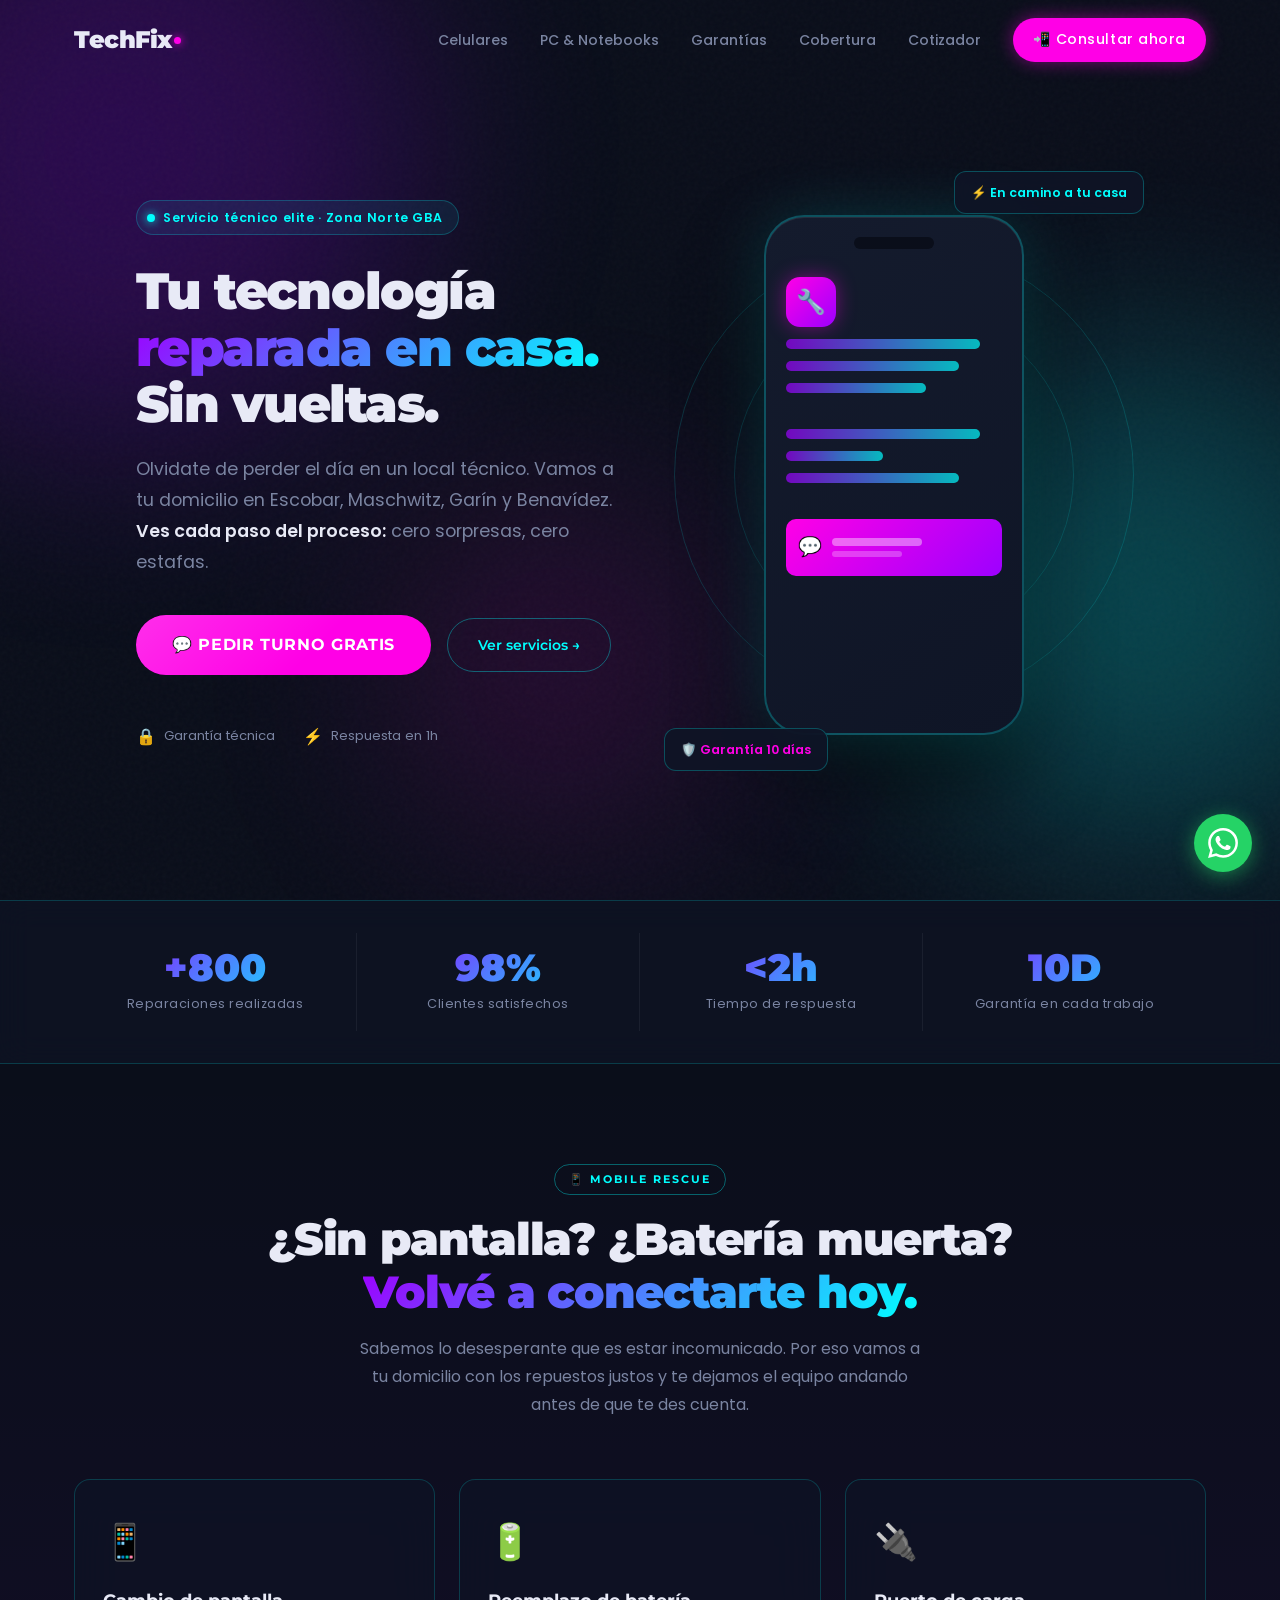
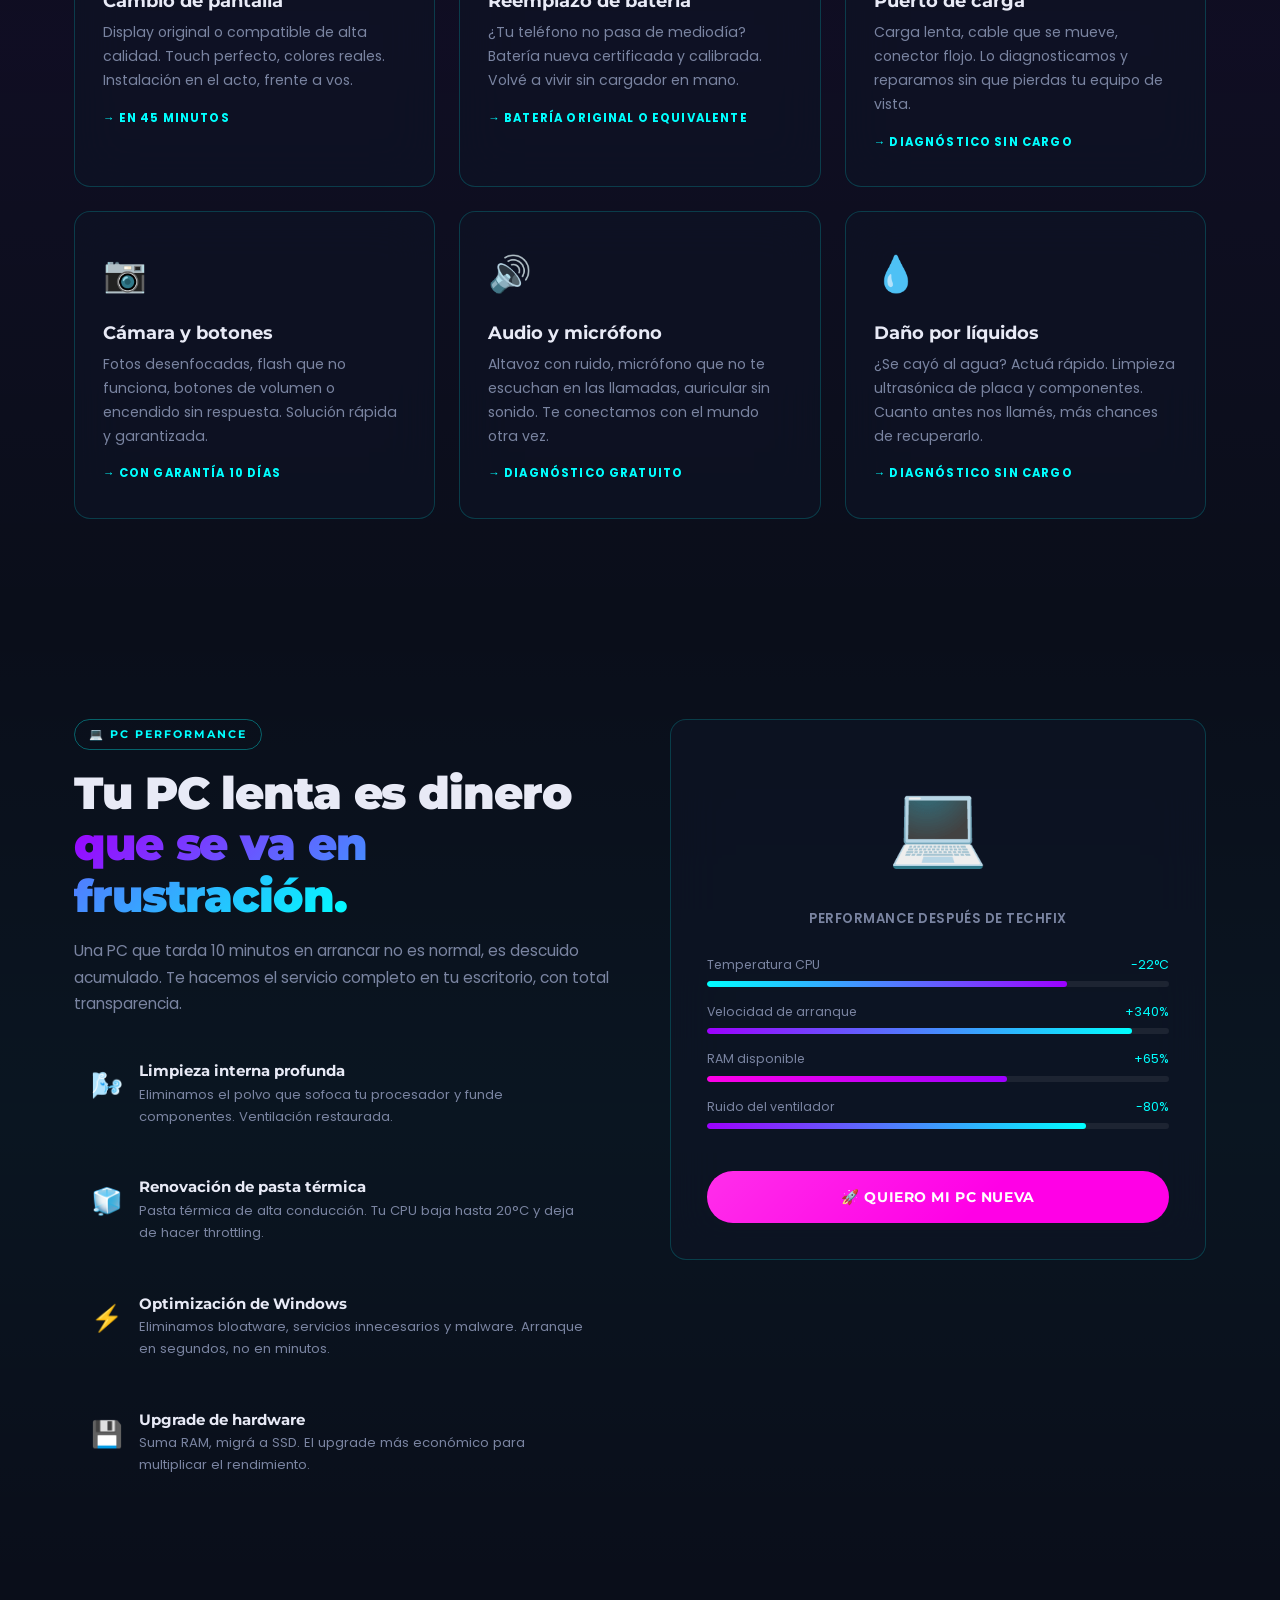
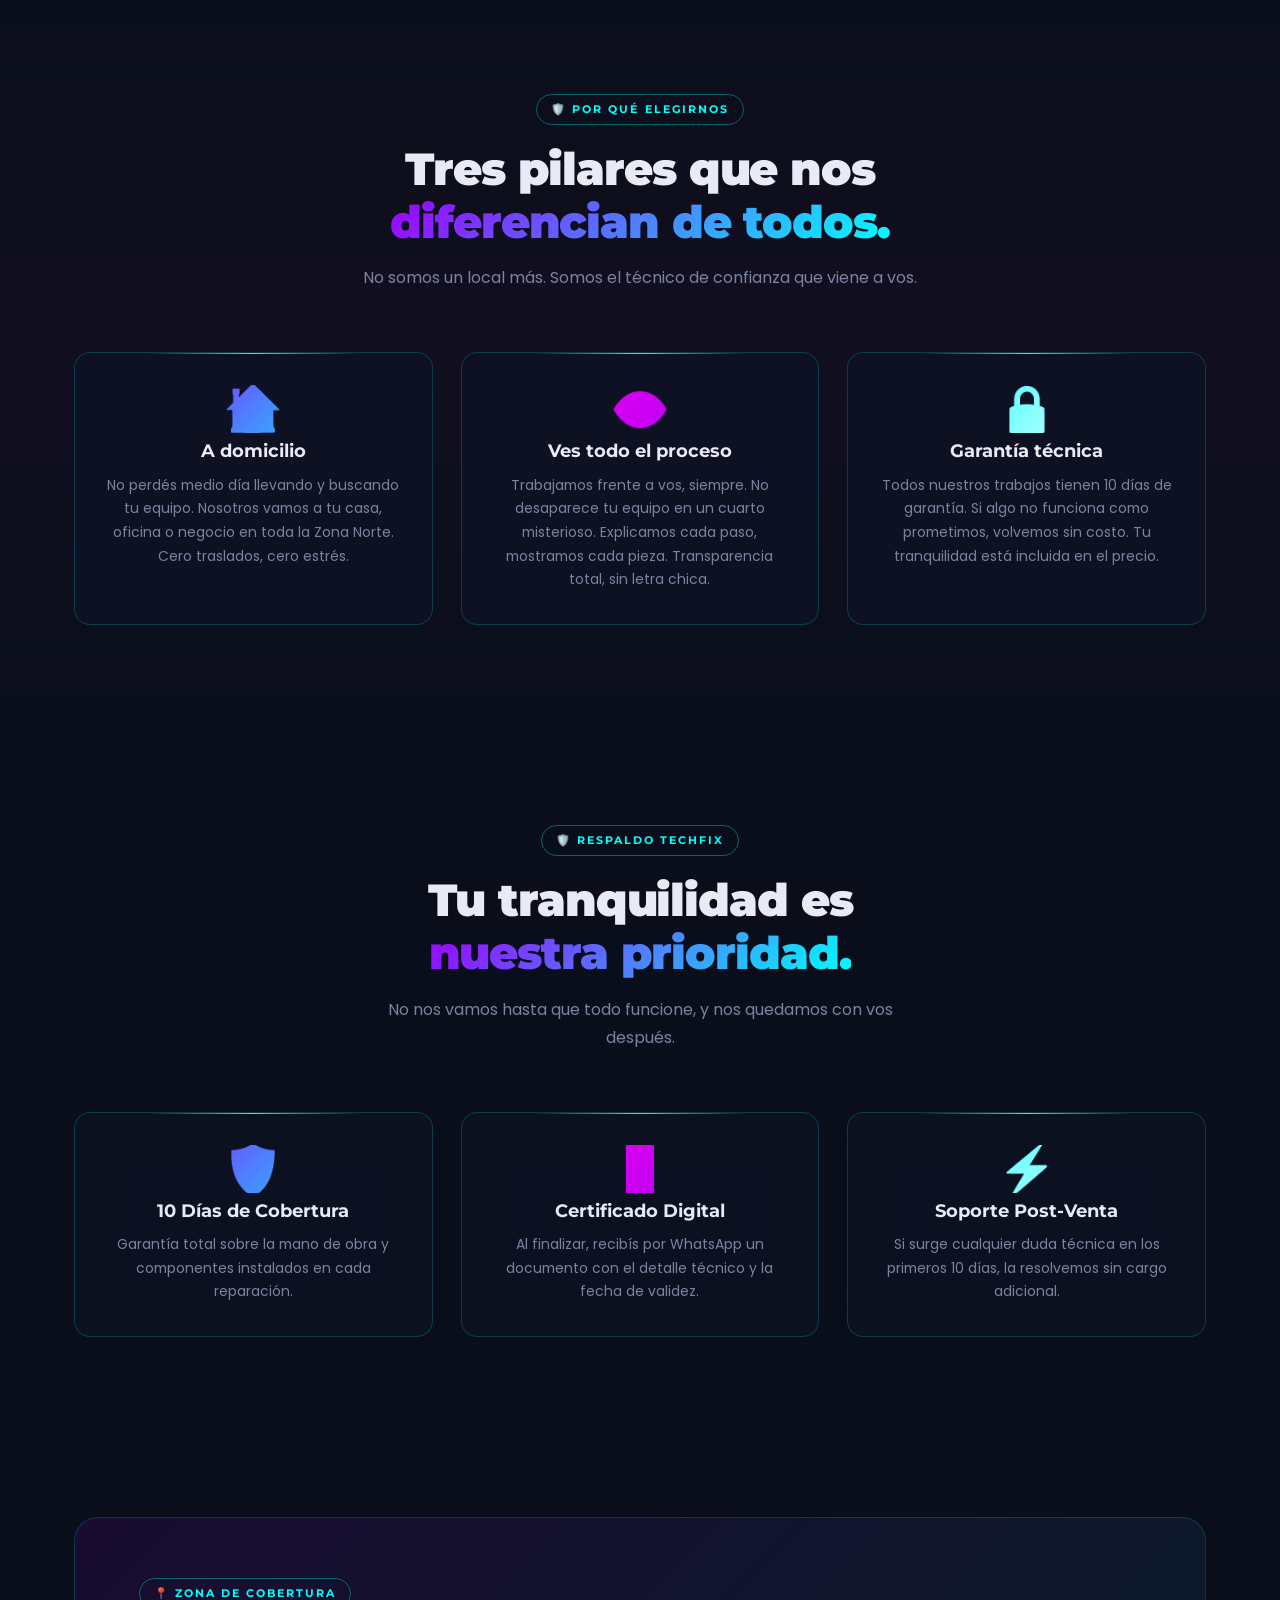
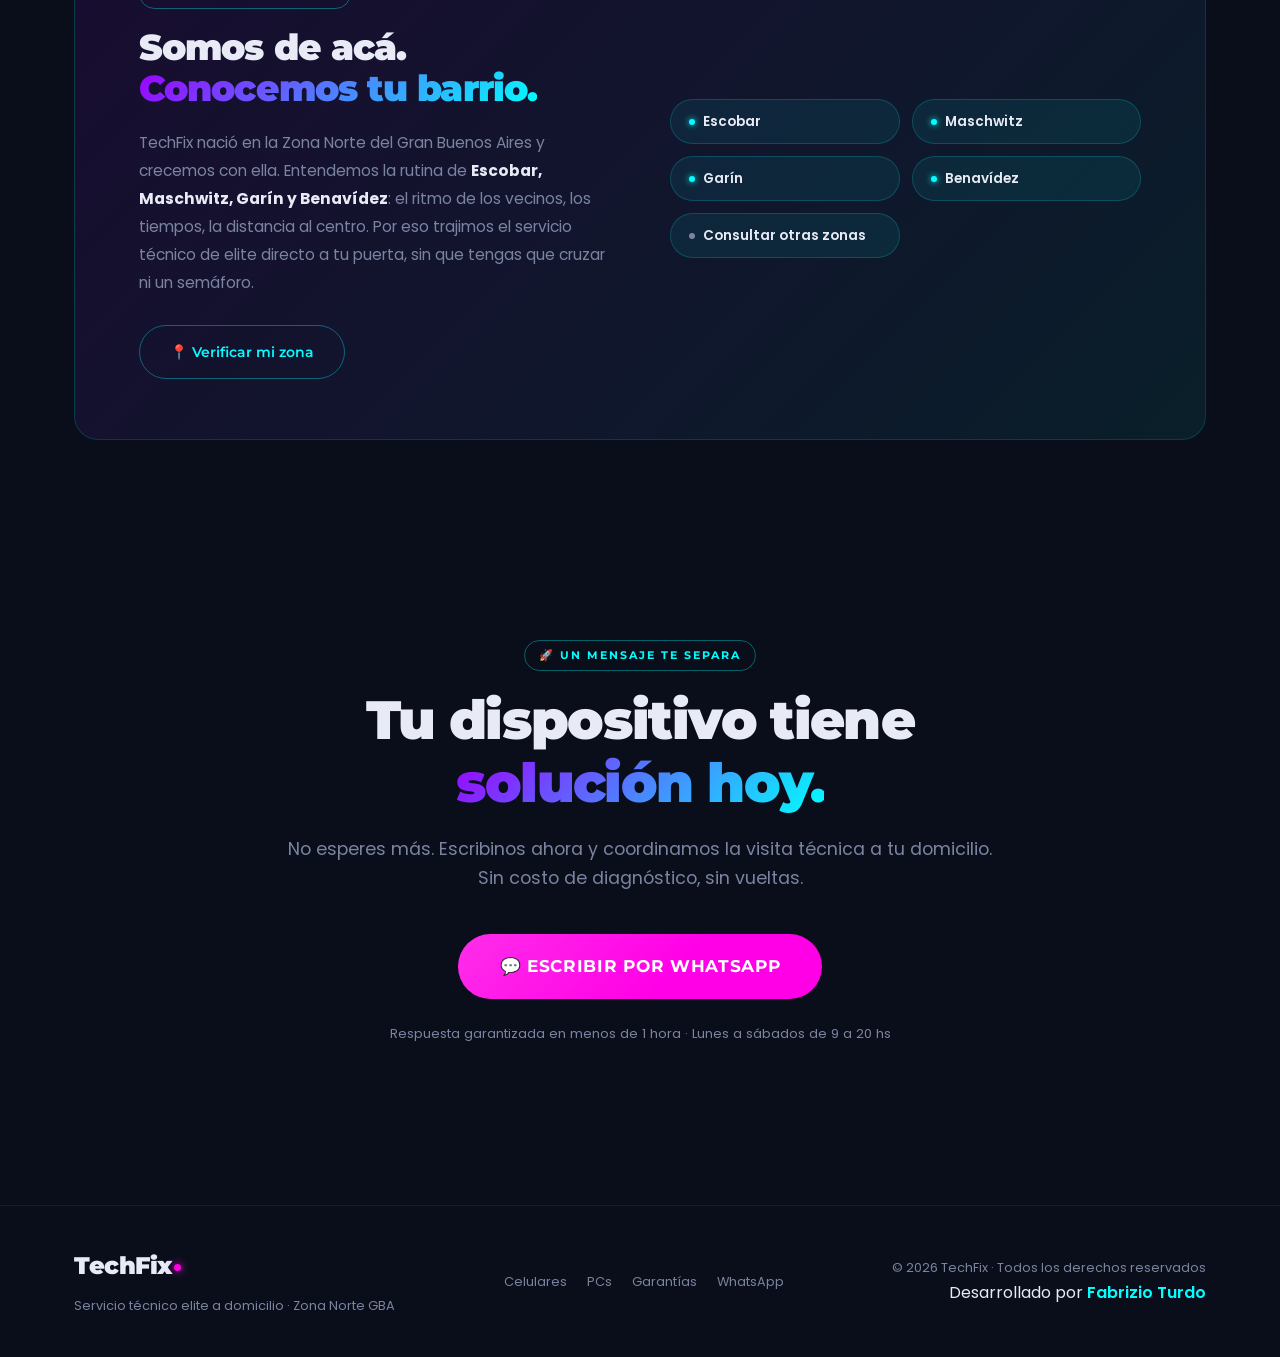
<file: index.html>
<!DOCTYPE html>
<html lang="es">

<head>
  <meta charset="UTF-8" />
  <meta name="viewport" content="width=device-width, initial-scale=1.0" />
  <meta name="description"
    content="TechFix – Servicio técnico de elite a domicilio en Escobar, Maschwitz, Garín y Benavídez. Reparación de celulares, PCs y notebooks. Transparencia total: ves cada paso." />
  <title>TechFix | Servicio Técnico Elite a Domicilio – Zona Norte</title>

  <link rel="icon" type="image/png" sizes="32x32" href="/src/favicon.png">
  <link rel="apple-touch-icon" sizes="180x180" href="/src/favicon.png">
  <!-- Google Fonts -->
  <link rel="preconnect" href="https://fonts.googleapis.com" />
  <link rel="preconnect" href="https://fonts.gstatic.com" crossorigin />
  <link
    href="https://fonts.googleapis.com/css2?family=Montserrat:wght@400;600;700;900&family=Poppins:wght@300;400;500;600&display=swap"
    rel="stylesheet" />
  <link rel="stylesheet" href="style.css">

  <!-- Google tag (gtag.js) -->
  <script async src="https://www.googletagmanager.com/gtag/js?id=G-TWJHF31FN3"></script>
  <script>
    window.dataLayer = window.dataLayer || [];
    function gtag() { dataLayer.push(arguments); }
    gtag('js', new Date());

    gtag('config', 'G-TWJHF31FN3');
    gtag('config', 'AW-17977445912');
  </script>
</head>

<body>

  <!-- ░░░ FONDO ░░░ -->
  <div class="bg-blobs" aria-hidden="true">
    <div class="blob blob-1"></div>
    <div class="blob blob-2"></div>
    <div class="blob blob-3"></div>
  </div>

  <!-- ░░░ HEADER ░░░ -->
  <header id="main-header">
    <div class="container">
      <nav aria-label="Navegación principal">
        <div class="logo">
          <span>Tech</span><span>Fix</span><span class="logo-dot" aria-hidden="true"></span>
        </div>

        <ul class="nav-links" role="list">
          <li><a href="#mobile-rescue">Celulares</a></li>
          <li><a href="#pc-performance">PC &amp; Notebooks</a></li>
          <li><a href="#trust">Garantías</a></li>
          <li><a href="#geo">Cobertura</a></li>
          <li><a href="./cotizador.html">Cotizador</a></li>
          <li>
            <a href="#cta-final" class="nav-cta" id="nav-wa-btn">
              📲 Consultar ahora
            </a>
          </li>
        </ul>

        <button class="hamburger" id="hamburger-btn" aria-label="Abrir menú" aria-expanded="false">
          <span></span><span></span><span></span>
        </button>
      </nav>
    </div>

    <!-- Menú mobile -->
    <div class="mobile-menu" id="mobile-menu" role="menu">
      <a href="#mobile-rescue" role="menuitem">📱 Celulares</a>
      <a href="#pc-performance" role="menuitem">💻 PC &amp; Notebooks</a>
      <a href="#trust" role="menuitem">🔒 Garantías</a>
      <a href="#geo" role="menuitem">📍 Cobertura</a>
      <a href="./cotizador.html">💰 Cotizador</a>

      <a href="https://wa.me/5491154922800?text=Hola%20TechFix%2C%20necesito%20un%20servicio%20técnico%20a%20domicilio."
        target="_blank" rel="noopener" class="btn-techfix" role="menuitem" style="text-align:center;margin-top:8px;">
        💬 WhatsApp Directo
      </a>
    </div>
  </header>

  <!-- ░░░ MAIN ░░░ -->
  <main>

    <!-- ── HERO ── -->
    <section id="hero" aria-labelledby="hero-heading">
      <div class="container">
        <div class="hero-inner">

          <!-- Contenido -->
          <div class="hero-content">
            <div class="hero-badge" role="text">
              <span class="hero-badge-dot" aria-hidden="true"></span>
              Servicio técnico elite · Zona Norte GBA
            </div>

            <h1 id="hero-heading" class="hero-title">
              Tu tecnología<br />
              <span class="gradient-text">reparada en casa.</span><br />
              Sin vueltas.
            </h1>

            <p class="hero-subtitle">
              Olvidate de perder el día en un local técnico.
              Vamos a tu domicilio en Escobar, Maschwitz, Garín y Benavídez.
              <strong>Ves cada paso del proceso:</strong> cero sorpresas, cero estafas.
            </p>

            <div class="hero-ctas">
              <a href="https://wa.me/5491154922800?text=Hola%20TechFix%2C%20necesito%20un%20servicio%20técnico%20a%20domicilio."
                target="_blank" rel="noopener" class="btn-techfix" id="hero-cta-primary">
                💬 Pedir turno gratis
              </a>
              <a href="#mobile-rescue" class="btn-secondary">
                Ver servicios →
              </a>
            </div>

            <div class="hero-trust">
              <div class="trust-item"><span class="trust-icon">🔒</span> Garantía técnica</div>
              <div class="trust-item"><span class="trust-icon">⚡</span> Respuesta en 1h</div>
            </div>
          </div>

          <!-- Visual -->
          <div class="hero-visual" aria-hidden="true">
            <div class="glow-ring ring-1"></div>
            <div class="glow-ring ring-2"></div>

            <div class="phone-mockup">
              <div class="phone-screen-content">
                <div class="phone-icon-area">🔧</div>
                <div class="phone-bar long"></div>
                <div class="phone-bar medium"></div>
                <div class="phone-bar short"></div>
                <div style="height:12px;"></div>
                <div class="phone-bar long"></div>
                <div class="phone-bar tiny"></div>
                <div class="phone-bar medium"></div>
                <div style="height:12px;"></div>
                <div
                  style="background:linear-gradient(135deg,var(--magenta),var(--violet));border-radius:10px;padding:12px;display:flex;align-items:center;gap:10px;">
                  <span style="font-size:1.2rem;">💬</span>
                  <div>
                    <div
                      style="height:8px;width:90px;background:rgba(255,255,255,0.4);border-radius:4px;margin-bottom:5px;">
                    </div>
                    <div style="height:6px;width:70px;background:rgba(255,255,255,0.25);border-radius:4px;"></div>
                  </div>
                </div>
              </div>
            </div>

            <div class="floating-badge fb-top">⚡ En camino a tu casa</div>
            <div class="floating-badge fb-bot">🛡️ Garantía 10 días</div>
          </div>

        </div>
      </div>
    </section>

    <!-- ── STATS ── -->
    <section id="stats" aria-label="Estadísticas de TechFix">
      <div class="stats-bar">
        <div class="container">
          <div class="stats-grid">
            <div class="stat-item reveal">
              <div class="stat-num gradient-text">+800</div>
              <div class="stat-label">Reparaciones realizadas</div>
            </div>
            <div class="stat-item reveal reveal-delay-1">
              <div class="stat-num gradient-text">98%</div>
              <div class="stat-label">Clientes satisfechos</div>
            </div>
            <div class="stat-item reveal reveal-delay-2">
              <div class="stat-num gradient-text">&lt;2h</div>
              <div class="stat-label">Tiempo de respuesta</div>
            </div>
            <div class="stat-item reveal reveal-delay-3">
              <div class="stat-num gradient-text">10D</div>
              <div class="stat-label">Garantía en cada trabajo</div>
            </div>
          </div>
        </div>
      </div>
    </section>

    <!-- ── MOBILE RESCUE ── -->
    <section id="mobile-rescue" aria-labelledby="mobile-heading">
      <div class="container">
        <header class="section-header reveal">
          <span class="section-tag">📱 Mobile Rescue</span>
          <h2 id="mobile-heading">
            ¿Sin pantalla? ¿Batería muerta?<br />
            <span class="gradient-text">Volvé a conectarte hoy.</span>
          </h2>
          <p>Sabemos lo desesperante que es estar incomunicado. Por eso vamos a tu domicilio con los repuestos justos y
            te dejamos el equipo andando antes de que te des cuenta.</p>
        </header>

        <div class="services-grid">
          <article class="card-tech service-card reveal reveal-delay-1">
            <span class="service-icon">📱</span>
            <h3>Cambio de pantalla</h3>
            <p>Display original o compatible de alta calidad. Touch perfecto, colores reales. Instalación en el acto,
              frente a vos.</p>
            <span class="service-tag">→ En 45 minutos</span>
          </article>

          <article class="card-tech service-card reveal reveal-delay-2">
            <span class="service-icon">🔋</span>
            <h3>Reemplazo de batería</h3>
            <p>¿Tu teléfono no pasa de mediodía? Batería nueva certificada y calibrada. Volvé a vivir sin cargador en
              mano.</p>
            <span class="service-tag">→ Batería original o equivalente</span>
          </article>

          <article class="card-tech service-card reveal reveal-delay-3">
            <span class="service-icon">🔌</span>
            <h3>Puerto de carga</h3>
            <p>Carga lenta, cable que se mueve, conector flojo. Lo diagnosticamos y reparamos sin que pierdas tu equipo
              de vista.</p>
            <span class="service-tag">→ Diagnóstico sin cargo</span>
          </article>

          <article class="card-tech service-card reveal reveal-delay-1">
            <span class="service-icon">📷</span>
            <h3>Cámara y botones</h3>
            <p>Fotos desenfocadas, flash que no funciona, botones de volumen o encendido sin respuesta. Solución rápida
              y garantizada.</p>
            <span class="service-tag">→ Con garantía 10 días</span>
          </article>

          <article class="card-tech service-card reveal reveal-delay-2">
            <span class="service-icon">🔊</span>
            <h3>Audio y micrófono</h3>
            <p>Altavoz con ruido, micrófono que no te escuchan en las llamadas, auricular sin sonido. Te conectamos con
              el mundo otra vez.</p>
            <span class="service-tag">→ Diagnóstico gratuito</span>
          </article>

          <article class="card-tech service-card reveal reveal-delay-3">
            <span class="service-icon">💧</span>
            <h3>Daño por líquidos</h3>
            <p>¿Se cayó al agua? Actuá rápido. Limpieza ultrasónica de placa y componentes. Cuanto antes nos llamés, más
              chances de recuperarlo.</p>
            <span class="service-tag">→ Diagnóstico sin cargo</span>
          </article>
        </div>
      </div>
    </section>

    <!-- ── PC PERFORMANCE ── -->
    <section id="pc-performance" aria-labelledby="pc-heading">
      <div class="container">
        <div class="pc-inner">
          <!-- Texto -->
          <div>
            <span class="section-tag reveal">💻 PC Performance</span>
            <h2 id="pc-heading" class="reveal"
              style="font-size:clamp(1.8rem,3.5vw,2.8rem);font-weight:900;letter-spacing:-0.025em;margin-bottom:16px;">
              Tu PC lenta es dinero<br />
              <span class="gradient-text">que se va en frustración.</span>
            </h2>
            <p class="reveal" style="color:var(--muted);font-size:0.97rem;margin-bottom:8px;">
              Una PC que tarda 10 minutos en arrancar no es normal, es descuido acumulado.
              Te hacemos el servicio completo en tu escritorio, con total transparencia.
            </p>

            <div class="pc-list">
              <div class="pc-item reveal reveal-delay-1">
                <span class="pc-item-icon">🌬️</span>
                <div class="pc-item-text">
                  <h4>Limpieza interna profunda</h4>
                  <p>Eliminamos el polvo que sofoca tu procesador y funde componentes. Ventilación restaurada.</p>
                </div>
              </div>
              <div class="pc-item reveal reveal-delay-2">
                <span class="pc-item-icon">🧊</span>
                <div class="pc-item-text">
                  <h4>Renovación de pasta térmica</h4>
                  <p>Pasta térmica de alta conducción. Tu CPU baja hasta 20°C y deja de hacer throttling.</p>
                </div>
              </div>
              <div class="pc-item reveal reveal-delay-3">
                <span class="pc-item-icon">⚡</span>
                <div class="pc-item-text">
                  <h4>Optimización de Windows</h4>
                  <p>Eliminamos bloatware, servicios innecesarios y malware. Arranque en segundos, no en minutos.</p>
                </div>
              </div>
              <div class="pc-item reveal reveal-delay-4">
                <span class="pc-item-icon">💾</span>
                <div class="pc-item-text">
                  <h4>Upgrade de hardware</h4>
                  <p>Suma RAM, migrá a SSD. El upgrade más económico para multiplicar el rendimiento.</p>
                </div>
              </div>
            </div>
          </div>

          <!-- Visual -->
          <div class="pc-visual reveal reveal-delay-2">
            <div class="card-tech pc-card-main">
              <span class="pc-emoji">💻</span>
              <p
                style="font-size:0.82rem;color:var(--muted);margin-bottom:24px;letter-spacing:0.04em;text-transform:uppercase;font-weight:600;">
                Performance después de TechFix</p>

              <div class="progress-item">
                <div class="progress-label"><span>Temperatura CPU</span><span style="color:var(--cyan)">-22°C</span>
                </div>
                <div class="progress-bar">
                  <div class="progress-fill"
                    style="width:78%;background:linear-gradient(90deg,var(--cyan),var(--violet));"></div>
                </div>
              </div>
              <div class="progress-item">
                <div class="progress-label"><span>Velocidad de arranque</span><span
                    style="color:var(--cyan)">+340%</span></div>
                <div class="progress-bar">
                  <div class="progress-fill" style="width:92%;"></div>
                </div>
              </div>
              <div class="progress-item">
                <div class="progress-label"><span>RAM disponible</span><span style="color:var(--cyan)">+65%</span></div>
                <div class="progress-bar">
                  <div class="progress-fill"
                    style="width:65%;background:linear-gradient(90deg,var(--magenta),var(--violet));"></div>
                </div>
              </div>
              <div class="progress-item">
                <div class="progress-label"><span>Ruido del ventilador</span><span style="color:var(--cyan)">-80%</span>
                </div>
                <div class="progress-bar">
                  <div class="progress-fill"
                    style="width:82%;background:linear-gradient(90deg,var(--violet),var(--cyan));"></div>
                </div>
              </div>

              <a href="https://wa.me/5491154922800?text=Hola%20TechFix%2C%20quiero%20optimizar%20mi%20PC."
                target="_blank" rel="noopener" class="btn-techfix"
                style="margin-top:28px;font-size:0.9rem;padding:14px 28px;width:100%;justify-content:center;">
                🚀 Quiero mi PC nueva
              </a>
            </div>
          </div>
        </div>
      </div>
    </section>

    <!-- ── CONFIANZA ── -->
    <section id="trust" aria-labelledby="trust-heading">
      <div class="container">
        <header class="section-header reveal">
          <span class="section-tag">🛡️ Por qué elegirnos</span>
          <h2 id="trust-heading">Tres pilares que nos<br /><span class="gradient-text">diferencian de todos.</span></h2>
          <p>No somos un local más. Somos el técnico de confianza que viene a vos.</p>
        </header>

        <div class="trust-grid">
          <article class="card-tech trust-card reveal reveal-delay-1">
            <div class="trust-num gradient-text">🏠</div>
            <h3>A domicilio</h3>
            <p>No perdés medio día llevando y buscando tu equipo. Nosotros vamos a tu casa, oficina o negocio en toda la
              Zona Norte. Cero traslados, cero estrés.</p>
          </article>

          <article class="card-tech trust-card reveal reveal-delay-2">
            <div class="trust-num"
              style="background:linear-gradient(135deg,var(--magenta),var(--violet));-webkit-background-clip:text;-webkit-text-fill-color:transparent;background-clip:text;font-family:var(--font-head);font-size:3rem;font-weight:900;">
              👁️</div>
            <h3>Ves todo el proceso</h3>
            <p>Trabajamos frente a vos, siempre. No desaparece tu equipo en un cuarto misterioso. Explicamos cada paso,
              mostramos cada pieza. Transparencia total, sin letra chica.</p>
          </article>

          <article class="card-tech trust-card reveal reveal-delay-3">
            <div class="trust-num"
              style="background:linear-gradient(135deg,var(--cyan),#fff);-webkit-background-clip:text;-webkit-text-fill-color:transparent;background-clip:text;font-family:var(--font-head);font-size:3rem;font-weight:900;">
              🔒</div>
            <h3>Garantía técnica</h3>
            <p>Todos nuestros trabajos tienen 10 días de garantía. Si algo no funciona como prometimos, volvemos sin
              costo. Tu tranquilidad está incluida en el precio.</p>
          </article>
        </div>
      </div>
    </section>
    <!-- Garantia  -->
    <section id="warranty" aria-labelledby="warranty-heading">
      <div class="container">
        <header class="section-header reveal">
          <span class="section-tag">🛡️ Respaldo TechFix</span>
          <h2 id="warranty-heading">Tu tranquilidad es<br /><span class="gradient-text">nuestra prioridad.</span></h2>
          <p>No nos vamos hasta que todo funcione, y nos quedamos con vos después.</p>
        </header>

        <div class="trust-grid">
          <article class="card-tech trust-card reveal reveal-delay-1">
            <div class="trust-num gradient-text">🛡️</div>
            <h3>10 Días de Cobertura</h3>
            <p>Garantía total sobre la mano de obra y componentes instalados en cada reparación.</p>
          </article>

          <article class="card-tech trust-card reveal reveal-delay-2">
            <div class="trust-num"
              style="background:linear-gradient(135deg,var(--magenta),var(--violet));-webkit-background-clip:text;-webkit-text-fill-color:transparent;background-clip:text;font-family:var(--font-head);font-size:3rem;font-weight:900;">
              📱</div>
            <h3>Certificado Digital</h3>
            <p>Al finalizar, recibís por WhatsApp un documento con el detalle técnico y la fecha de validez.</p>
          </article>

          <article class="card-tech trust-card reveal reveal-delay-3">
            <div class="trust-num"
              style="background:linear-gradient(135deg,var(--cyan),#fff);-webkit-background-clip:text;-webkit-text-fill-color:transparent;background-clip:text;font-family:var(--font-head);font-size:3rem;font-weight:900;">
              ⚡</div>
            <h3>Soporte Post-Venta</h3>
            <p>Si surge cualquier duda técnica en los primeros 10 días, la resolvemos sin cargo adicional.</p>
          </article>
        </div>
      </div>
    </section>

    <!-- ── GEO ── -->
    <section id="geo" aria-labelledby="geo-heading">
      <div class="container">
        <div class="geo-inner reveal">
          <div class="geo-text">
            <span class="section-tag">📍 Zona de cobertura</span>
            <h2 id="geo-heading">
              Somos de acá.<br />
              <span class="gradient-text">Conocemos tu barrio.</span>
            </h2>
            <p>
              TechFix nació en la Zona Norte del Gran Buenos Aires y crecemos con ella.
              Entendemos la rutina de <strong style="color:var(--white)">Escobar, Maschwitz, Garín y Benavídez</strong>:
              el ritmo de los vecinos, los tiempos, la distancia al centro.
              Por eso trajimos el servicio técnico de elite directo a tu puerta,
              sin que tengas que cruzar ni un semáforo.
            </p>
            <a href="https://wa.me/5491154922800?text=Hola%20TechFix%2C%20consulto%20si%20llegan%20a%20mi%20zona."
              target="_blank" rel="noopener" class="btn-secondary">
              📍 Verificar mi zona
            </a>
          </div>

          <div class="geo-zones">
            <div class="zone-pill"><span class="dot"></span> Escobar</div>
            <div class="zone-pill"><span class="dot"></span> Maschwitz</div>
            <div class="zone-pill"><span class="dot"></span> Garín</div>
            <div class="zone-pill"><span class="dot"></span> Benavídez</div>
            <div class="zone-pill"><span class="dot" style="background:var(--muted);box-shadow:none;"></span> Consultar
              otras zonas</div>
          </div>
        </div>
      </div>
    </section>



    <!-- ── CTA FINAL ── -->
    <section id="cta-final" aria-labelledby="cta-heading">
      <div class="container">
        <div class="cta-inner reveal">
          <span class="section-tag">🚀 Un mensaje te separa</span>
          <h2 id="cta-heading">
            Tu dispositivo tiene<br />
            <span class="gradient-text">solución hoy.</span>
          </h2>
          <p>No esperes más. Escribinos ahora y coordinamos la visita técnica a tu domicilio. Sin costo de diagnóstico,
            sin vueltas.</p>


          <div style="display:flex;gap:16px;justify-content:center;flex-wrap:wrap;">
            <a href="https://wa.me/5491154922800?text=Hola%20TechFix%2C%20necesito%20servicio%20técnico%20a%20domicilio.%20¿Cuándo%20pueden%20venir%3F"
              target="_blank" rel="noopener" class="btn-techfix" style="font-size:1.05rem;padding:18px 42px;">
              💬 Escribir por WhatsApp
            </a>
          </div>

          <p style="margin-top:24px;font-size:0.82rem;color:var(--muted);">
            Respuesta garantizada en menos de 1 hora · Lunes a sábados de 9 a 20 hs
          </p>
        </div>
      </div>
    </section>

  </main><!-- /main -->

  <!-- ░░░ FOOTER ░░░ -->
  <footer id="site-footer" role="contentinfo">
    <div class="container">
      <div class="footer-inner">
        <div>
          <div class="logo" style="margin-bottom:8px;">
            <span>Tech</span><span>Fix</span><span class="logo-dot"></span>
          </div>
          <p class="footer-copy">Servicio técnico elite a domicilio · Zona Norte GBA</p>
        </div>

        <nav class="footer-links" aria-label="Links del footer">
          <a href="#mobile-rescue">Celulares</a>
          <a href="#pc-performance">PCs</a>
          <a href="#trust">Garantías</a>
          <a href="https://wa.me/5491154922800" target="_blank" rel="noopener">WhatsApp</a>
        </nav>

        <div class="footer-credits">
          <p class="footer-copy">© 2026 TechFix · Todos los derechos reservados</p>
          <p class="footer-dev">
            Desarrollado por
            <a href="https://www.instagram.com/fabriiturdo/" target="_blank" rel="noopener" class="dev-link">
              Fabrizio Turdo
            </a>
          </p>
        </div>
      </div>
    </div>
  </footer>

  <!-- ░░░ BOTÓN FLOTANTE WHATSAPP ░░░ -->
  <a href="https://wa.me/5491154922800?text=Hola%20TechFix%2C%20necesito%20servicio%20técnico%20a%20domicilio."
    target="_blank" rel="noopener" class="wa-float" aria-label="Contactar por WhatsApp">
    <svg xmlns="http://www.w3.org/2000/svg" viewBox="0 0 24 24" aria-hidden="true">
      <path
        d="M17.472 14.382c-.297-.149-1.758-.867-2.03-.967-.273-.099-.471-.148-.67.15-.197.297-.767.966-.94 1.164-.173.199-.347.223-.644.075-.297-.15-1.255-.463-2.39-1.475-.883-.788-1.48-1.761-1.653-2.059-.173-.297-.018-.458.13-.606.134-.133.298-.347.446-.52.149-.174.198-.298.298-.497.099-.198.05-.371-.025-.52-.075-.149-.669-1.612-.916-2.207-.242-.579-.487-.5-.669-.51-.173-.008-.371-.01-.57-.01-.198 0-.52.074-.792.372-.272.297-1.04 1.016-1.04 2.479 0 1.462 1.065 2.875 1.213 3.074.149.198 2.096 3.2 5.077 4.487.709.306 1.262.489 1.694.625.712.227 1.36.195 1.871.118.571-.085 1.758-.719 2.006-1.413.248-.694.248-1.289.173-1.413-.074-.124-.272-.198-.57-.347m-5.421 7.403h-.004a9.87 9.87 0 01-5.031-1.378l-.361-.214-3.741.982.998-3.648-.235-.374a9.86 9.86 0 01-1.51-5.26c.001-5.45 4.436-9.884 9.888-9.884 2.64 0 5.122 1.03 6.988 2.898a9.825 9.825 0 012.893 6.994c-.003 5.45-4.437 9.884-9.885 9.884m8.413-18.297A11.815 11.815 0 0012.05 0C5.495 0 .16 5.335.157 11.892c0 2.096.547 4.142 1.588 5.945L.057 24l6.305-1.654a11.882 11.882 0 005.683 1.448h.005c6.554 0 11.89-5.335 11.893-11.893a11.821 11.821 0 00-3.48-8.413z" />
    </svg>
  </a>

  <script src="script.js"></script>
</body>

</html>
</file>
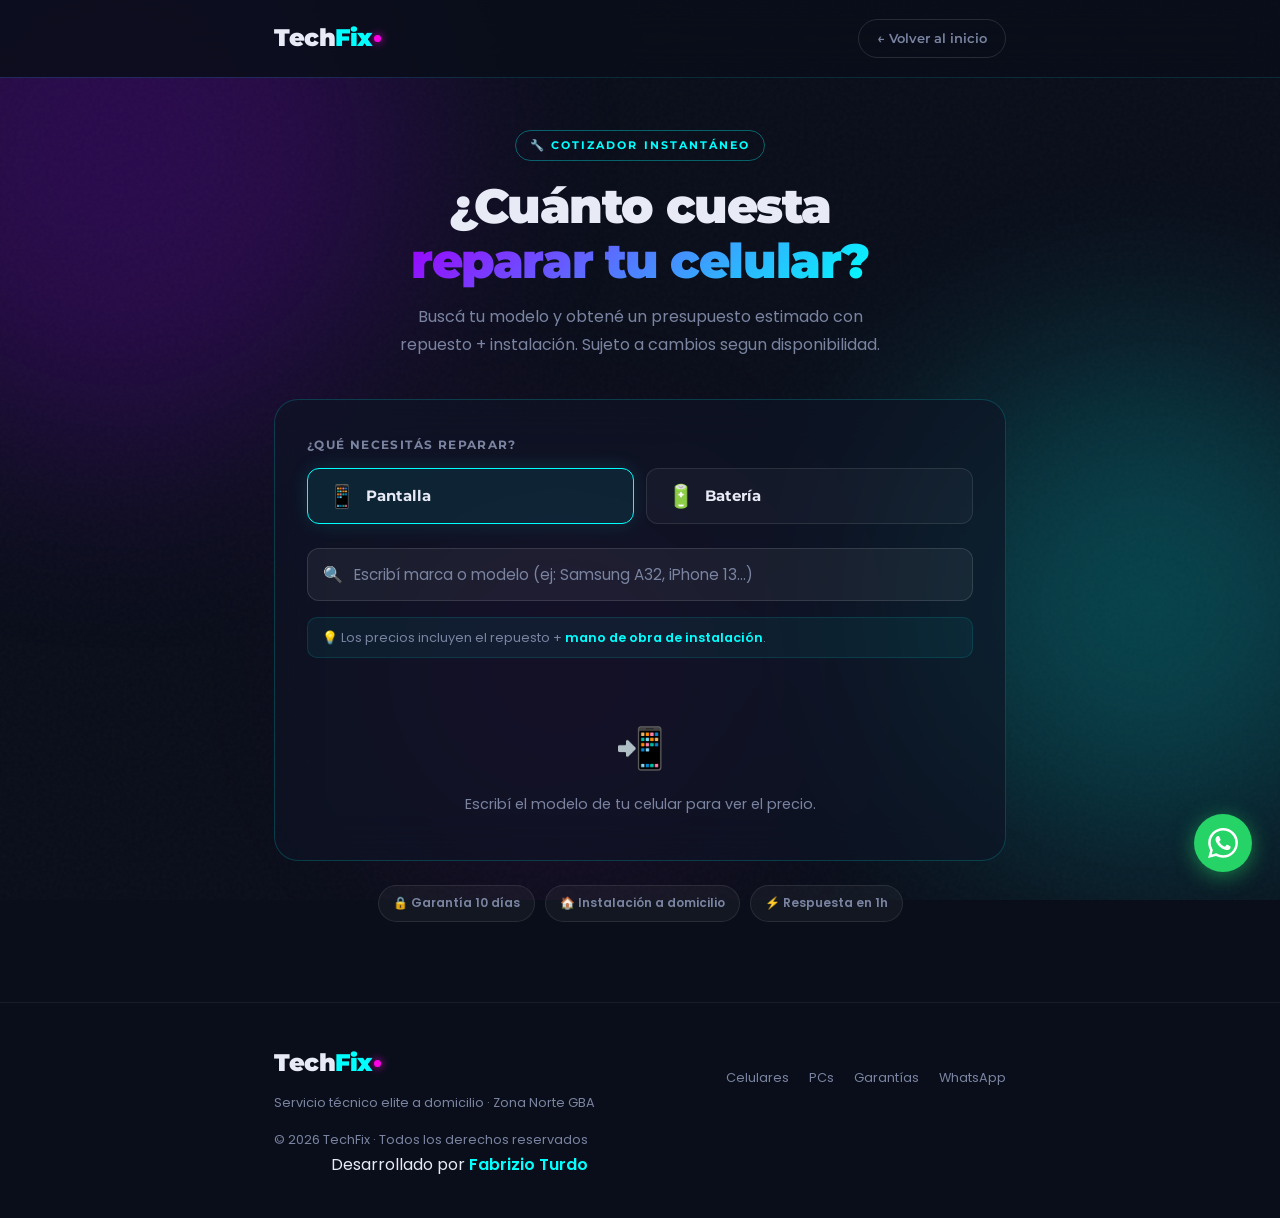
<file: cotizador.html>
<!DOCTYPE html>
<html lang="es">
<head>
  <meta charset="UTF-8" />
  <meta name="viewport" content="width=device-width, initial-scale=1.0" />
  <meta name="description" content="Cotizador de reparaciones TechFix – Consultá el precio de tu pantalla o batería al instante." />
  <title>Cotizador | TechFix – Servicio Técnico Elite</title>

  <link rel="icon" type="image/png" sizes="32x32" href="/src/favicon.png">
  <link rel="preconnect" href="https://fonts.googleapis.com" />
  <link rel="preconnect" href="https://fonts.gstatic.com" crossorigin />
  <link href="https://fonts.googleapis.com/css2?family=Montserrat:wght@400;600;700;900&family=Poppins:wght@300;400;500;600&display=swap" rel="stylesheet" />

  <!-- Google tag -->
  <script async src="https://www.googletagmanager.com/gtag/js?id=G-TWJHF31FN3"></script>
  <script>
    window.dataLayer = window.dataLayer || [];
    function gtag(){dataLayer.push(arguments);}
    gtag('js', new Date());
    gtag('config', 'G-TWJHF31FN3');
    gtag('config', 'AW-17977445912');
  </script>

  <link rel="stylesheet" href="cotizador.css" />
</head>
<body>

  <!-- Fondo -->
  <div class="bg-blobs" aria-hidden="true">
    <div class="blob blob-1"></div>
    <div class="blob blob-2"></div>
    <div class="blob blob-3"></div>
  </div>

  <!-- Header -->
  <header id="main-header">
    <div class="container">
      <nav aria-label="Navegación principal">
        <a href="index.html" class="logo" aria-label="TechFix – volver al inicio">
          <span>Tech</span><span>Fix</span><span class="logo-dot" aria-hidden="true"></span>
        </a>
        <a href="index.html" class="btn-back">← Volver al inicio</a>
      </nav>
    </div>
  </header>

  <!-- Main -->
  <main>
    <section id="cotizador-hero">
      <div class="container">

        <div class="page-header">
          <span class="section-tag">🔧 Cotizador instantáneo</span>
          <h1>¿Cuánto cuesta<br /><span class="gradient-text">reparar tu celular?</span></h1>
          <p>Buscá tu modelo y obtené un presupuesto estimado con repuesto + instalación. Sujeto a cambios segun disponibilidad.</p>
        </div>

        <!-- Widget -->
        <div class="repair-widget card-tech">

          <!-- Selector tipo -->
          <div class="widget-top">
            <label class="widget-label">¿Qué necesitás reparar?</label>
            <div class="type-selector" role="group" aria-label="Tipo de repuesto">
              <label class="type-option" id="tab-modulos">
                <input type="radio" name="tipoRepuesto" value="modulos" checked onchange="actualizarBusqueda()">
                <span class="type-icon">📱</span>
                <span class="type-text">Pantalla</span>
              </label>
              <label class="type-option" id="tab-baterias">
                <input type="radio" name="tipoRepuesto" value="baterias" onchange="actualizarBusqueda()">
                <span class="type-icon">🔋</span>
                <span class="type-text">Batería</span>
              </label>
            </div>
          </div>

          <!-- Buscador -->
          <div class="search-wrap">
            <span class="search-icon" aria-hidden="true">🔍</span>
            <input
              type="text"
              id="modelSearch"
              placeholder="Escribí marca o modelo (ej: Samsung A32, iPhone 13...)"
              autocomplete="off"
              onkeyup="actualizarBusqueda()"
              aria-label="Buscar modelo de celular"
            />
            <button class="clear-btn" id="clearBtn" onclick="limpiarBusqueda()" aria-label="Limpiar búsqueda" style="display:none">✕</button>
          </div>

          <!-- Nota mano de obra -->
          <p class="mdo-note" id="mdoNote">
            💡 Los precios incluyen el repuesto + <strong>mano de obra de instalación</strong>.
          </p>

          <!-- Resultados -->
          <div id="resultsList" class="results-container" role="list" aria-live="polite"></div>

          <!-- Estado vacío -->
          <div class="empty-state" id="emptyState">
            <span class="empty-icon">📲</span>
            <p>Escribí el modelo de tu celular para ver el precio.</p>
          </div>

        </div>

        <!-- Info pie de cotizador -->
        <div class="widget-footer-info">
          <div class="info-pill">🔒 Garantía 10 días</div>
          <div class="info-pill">🏠 Instalación a domicilio</div>
          <div class="info-pill">⚡ Respuesta en 1h</div>
        </div>

      </div>
    </section>
  </main>

  <!-- WhatsApp flotante -->
  <a href="https://wa.me/5491154922800?text=Hola%20TechFix%2C%20necesito%20servicio%20técnico%20a%20domicilio."
    target="_blank" rel="noopener" class="wa-float" aria-label="Contactar por WhatsApp">
    <svg xmlns="http://www.w3.org/2000/svg" viewBox="0 0 24 24" aria-hidden="true">
      <path d="M17.472 14.382c-.297-.149-1.758-.867-2.03-.967-.273-.099-.471-.148-.67.15-.197.297-.767.966-.94 1.164-.173.199-.347.223-.644.075-.297-.15-1.255-.463-2.39-1.475-.883-.788-1.48-1.761-1.653-2.059-.173-.297-.018-.458.13-.606.134-.133.298-.347.446-.52.149-.174.198-.298.298-.497.099-.198.05-.371-.025-.52-.075-.149-.669-1.612-.916-2.207-.242-.579-.487-.5-.669-.51-.173-.008-.371-.01-.57-.01-.198 0-.52.074-.792.372-.272.297-1.04 1.016-1.04 2.479 0 1.462 1.065 2.875 1.213 3.074.149.198 2.096 3.2 5.077 4.487.709.306 1.262.489 1.694.625.712.227 1.36.195 1.871.118.571-.085 1.758-.719 2.006-1.413.248-.694.248-1.289.173-1.413-.074-.124-.272-.198-.57-.347m-5.421 7.403h-.004a9.87 9.87 0 01-5.031-1.378l-.361-.214-3.741.982.998-3.648-.235-.374a9.86 9.86 0 01-1.51-5.26c.001-5.45 4.436-9.884 9.888-9.884 2.64 0 5.122 1.03 6.988 2.898a9.825 9.825 0 012.893 6.994c-.003 5.45-4.437 9.884-9.885 9.884m8.413-18.297A11.815 11.815 0 0012.05 0C5.495 0 .16 5.335.157 11.892c0 2.096.547 4.142 1.588 5.945L.057 24l6.305-1.654a11.882 11.882 0 005.683 1.448h.005c6.554 0 11.89-5.335 11.893-11.893a11.821 11.821 0 00-3.48-8.413z"/>
    </svg>
  </a>

  <!-- ░░░ FOOTER ░░░ -->
  <footer id="site-footer" role="contentinfo">
    <div class="container">
      <div class="footer-inner">
        <div>
          <div class="logo" style="margin-bottom:8px;">
            <span>Tech</span><span>Fix</span><span class="logo-dot"></span>
          </div>
          <p class="footer-copy">Servicio técnico elite a domicilio · Zona Norte GBA</p>
        </div>

        <nav class="footer-links" aria-label="Links del footer">
          <a href="#mobile-rescue">Celulares</a>
          <a href="#pc-performance">PCs</a>
          <a href="#trust">Garantías</a>
          <a href="https://wa.me/5491154922800" target="_blank" rel="noopener">WhatsApp</a>
        </nav>

        <div class="footer-credits">
          <p class="footer-copy">© 2026 TechFix · Todos los derechos reservados</p>
          <p class="footer-dev">
            Desarrollado por
            <a href="https://www.instagram.com/fabriiturdo/" target="_blank" rel="noopener" class="dev-link">
              Fabrizio Turdo
            </a>
          </p>
        </div>
      </div>
    </div>
  </footer>

  <script src="cotizador.js"></script>
</body>
</html>
</file>
<file: style.css>
:root {
    --bg-deep: #0A0E1A;
    --bg-surface: #0F1526;
    --bg-card: rgba(15, 21, 38, 0.65);
    --cyan: #00FFFF;
    --violet: #9D00FF;
    --magenta: #FF00E6;
    --white: #E8EAF6;
    --muted: #7A84A1;
    --border-glow: rgba(0, 255, 255, 0.18);
    --font-head: 'Montserrat', sans-serif;
    --font-body: 'Poppins', sans-serif;
    --radius: 16px;
    --transition: 0.35s cubic-bezier(0.4, 0, 0.2, 1);
}



*,
*::before,
*::after {
    box-sizing: border-box;
    margin: 0;
    padding: 0;
}

html {
    scroll-behavior: smooth;
}

body {
    background-color: var(--bg-deep);
    color: var(--white);
    font-family: var(--font-body);
    font-weight: 400;
    overflow-x: hidden;
    line-height: 1.7;
}

img {
    display: block;
    max-width: 100%;
}

a {
    text-decoration: none;
    color: inherit;
}

ul {
    list-style: none;
}

/* ============================================================
       TIPOGRAFÍA BASE
    ============================================================ */
h1,
h2,
h3,
h4 {
    font-family: var(--font-head);
    line-height: 1.15;
}

.gradient-text {
    background: linear-gradient(135deg, var(--violet) 0%, var(--cyan) 100%);
    -webkit-background-clip: text;
    -webkit-text-fill-color: transparent;
    background-clip: text;
}

.section-tag {
    display: inline-block;
    font-family: var(--font-head);
    font-size: 0.7rem;
    font-weight: 700;
    letter-spacing: 0.18em;
    text-transform: uppercase;
    color: var(--cyan);
    border: 1px solid rgba(0, 255, 255, 0.35);
    border-radius: 100px;
    padding: 5px 14px;
    margin-bottom: 18px;
}

/* ============================================================
       FONDO – ORBES ANIMADOS
    ============================================================ */
.bg-blobs {
    position: fixed;
    inset: 0;
    pointer-events: none;
    z-index: 0;
    overflow: hidden;
}

.blob {
    position: absolute;
    border-radius: 50%;
    filter: blur(110px);
    opacity: 0.22;
    animation: blobFloat 12s ease-in-out infinite alternate;
}

.blob-1 {
    width: 600px;
    height: 600px;
    background: var(--violet);
    top: -150px;
    left: -180px;
    animation-duration: 14s;
}

.blob-2 {
    width: 500px;
    height: 500px;
    background: var(--cyan);
    bottom: 5%;
    right: -120px;
    animation-duration: 11s;
    animation-delay: -4s;
}

.blob-3 {
    width: 350px;
    height: 350px;
    background: var(--magenta);
    top: 55%;
    left: 30%;
    animation-duration: 16s;
    animation-delay: -7s;
    opacity: 0.12;
}

@keyframes blobFloat {
    0% {
        transform: translate(0, 0) scale(1);
    }

    50% {
        transform: translate(30px, -40px) scale(1.07);
    }

    100% {
        transform: translate(-20px, 30px) scale(0.95);
    }
}

/* Noise overlay */
body::before {
    content: '';
    position: fixed;
    inset: 0;
    background-image: url("data:image/svg+xml,%3Csvg viewBox='0 0 256 256' xmlns='http://www.w3.org/2000/svg'%3E%3Cfilter id='n'%3E%3CfeTurbulence type='fractalNoise' baseFrequency='0.9' numOctaves='4' stitchTiles='stitch'/%3E%3C/filter%3E%3Crect width='100%25' height='100%25' filter='url(%23n)' opacity='1'/%3E%3C/svg%3E");
    opacity: 0.028;
    pointer-events: none;
    z-index: 1;
}

/* Contenedor general */
.container {
    position: relative;
    z-index: 2;
    max-width: 1180px;
    margin: 0 auto;
    padding: 0 24px;
}

/* Offset para el header fijo al navegar por anclas */
section[id] {
    scroll-margin-top: 80px;
}

/* ============================================================
       HEADER / NAV
    ============================================================ */
#main-header {
    position: fixed;
    top: 0;
    left: 0;
    right: 0;
    z-index: 100;
    padding: 18px 0;
    transition: background var(--transition), box-shadow var(--transition);
}

#main-header.scrolled {
    background: rgba(10, 14, 26, 0.88);
    backdrop-filter: blur(18px);
    box-shadow: 0 1px 0 rgba(0, 255, 255, 0.12);
}

nav {
    display: flex;
    align-items: center;
    justify-content: space-between;
}

.logo {
    font-family: var(--font-head);
    font-weight: 900;
    font-size: 1.5rem;
    letter-spacing: -0.02em;
}

.logo span:first-child {
    color: var(--white);
}

.logo span:last-child {
    color: var(--cyan);
}

.logo-dot {
    display: inline-block;
    width: 7px;
    height: 7px;
    border-radius: 50%;
    background: var(--magenta);
    margin-left: 2px;
    vertical-align: middle;
    box-shadow: 0 0 8px var(--magenta);
    animation: pulseDot 1.8s ease-in-out infinite;
}

@keyframes pulseDot {

    0%,
    100% {
        box-shadow: 0 0 8px var(--magenta);
    }

    50% {
        box-shadow: 0 0 20px var(--magenta), 0 0 40px var(--magenta);
    }
}

.nav-links {
    display: flex;
    gap: 32px;
    align-items: center;
}

.nav-links a {
    font-size: 0.875rem;
    font-weight: 500;
    color: var(--muted);
    transition: color var(--transition);
}

.nav-links a:hover {
    color: var(--cyan);
}

.nav-cta {
    display: inline-flex;
    align-items: center;
    gap: 8px;
    background: var(--magenta);
    color: #fff !important;
    font-weight: 700;
    font-size: 0.82rem;
    letter-spacing: 0.04em;
    padding: 10px 20px;
    border-radius: 100px;
    box-shadow: 0 0 18px rgba(255, 0, 230, 0.45);
    transition: box-shadow var(--transition), transform var(--transition);
}

.nav-cta:hover {
    box-shadow: 0 0 35px rgba(255, 0, 230, 0.75);
    transform: translateY(-2px);
}

/* Hamburger */
.hamburger {
    display: none;
    flex-direction: column;
    gap: 5px;
    cursor: pointer;
    padding: 6px;
    background: none;
    border: none;
}

.hamburger span {
    display: block;
    width: 26px;
    height: 2px;
    background: var(--white);
    border-radius: 2px;
    transition: transform var(--transition), opacity var(--transition);
}

.hamburger.open span:nth-child(1) {
    transform: translateY(7px) rotate(45deg);
}

.hamburger.open span:nth-child(2) {
    opacity: 0;
}

.hamburger.open span:nth-child(3) {
    transform: translateY(-7px) rotate(-45deg);
}

.mobile-menu {
    display: none;
    flex-direction: column;
    gap: 0;
    background: rgba(10, 14, 26, 0.97);
    backdrop-filter: blur(20px);
    border-top: 1px solid var(--border-glow);
    padding: 16px 24px 24px;
}

.mobile-menu.open {
    display: flex;
}

.mobile-menu a {
    padding: 14px 0;
    font-size: 1rem;
    color: var(--muted);
    border-bottom: 1px solid rgba(255, 255, 255, 0.06);
    transition: color var(--transition);
}

.mobile-menu a:hover {
    color: var(--cyan);
}

.mobile-menu a:last-child {
    border-bottom: none;
    margin-top: 8px;
}

/* ============================================================
       BOTÓN PRINCIPAL
    ============================================================ */
.btn-techfix {
    display: inline-flex;
    align-items: center;
    justify-content: center;
    gap: 10px;
    background: var(--magenta);
    color: #fff;
    font-family: var(--font-head);
    font-weight: 700;
    font-size: 1rem;
    letter-spacing: 0.04em;
    text-transform: uppercase;
    padding: 16px 36px;
    border-radius: 100px;
    border: none;
    cursor: pointer;
    position: relative;
    overflow: hidden;
    animation: neonPulse 2.4s ease-in-out infinite;
    transition: transform var(--transition), box-shadow var(--transition);
}

.btn-techfix:hover {
    transform: translateY(-3px) scale(1.03);
    animation: none;
    box-shadow: 0 0 50px rgba(255, 0, 230, 0.85), 0 8px 30px rgba(255, 0, 230, 0.4);
}

.btn-techfix::before {
    content: '';
    position: absolute;
    inset: 0;
    background: linear-gradient(135deg, rgba(255, 255, 255, 0.18) 0%, transparent 60%);
    border-radius: inherit;
}

@keyframes neonPulse {

    0%,
    100% {
        box-shadow: 0 0 20px rgba(255, 0, 230, 0.5), 0 4px 20px rgba(255, 0, 230, 0.3);
    }

    50% {
        box-shadow: 0 0 45px rgba(255, 0, 230, 0.85), 0 4px 30px rgba(255, 0, 230, 0.55);
    }
}

.btn-secondary {
    display: inline-flex;
    align-items: center;
    gap: 8px;
    color: var(--cyan);
    font-family: var(--font-head);
    font-weight: 600;
    font-size: 0.9rem;
    border: 1px solid rgba(0, 255, 255, 0.35);
    padding: 14px 30px;
    border-radius: 100px;
    transition: background var(--transition), box-shadow var(--transition);
}

.btn-secondary:hover {
    background: rgba(0, 255, 255, 0.08);
    box-shadow: 0 0 20px rgba(0, 255, 255, 0.2);
}

/* ============================================================
       CARD GLASSMORPHISM
    ============================================================ */
.card-tech {
    background: var(--bg-card);
    backdrop-filter: blur(24px);
    -webkit-backdrop-filter: blur(24px);
    border: 1px solid var(--border-glow);
    border-radius: var(--radius);
    padding: 32px 28px;
    transition: border-color var(--transition), box-shadow var(--transition), transform var(--transition);
}

.card-tech:hover {
    border-color: rgba(0, 255, 255, 0.5);
    box-shadow: 0 0 30px rgba(0, 255, 255, 0.12), 0 20px 60px rgba(0, 0, 0, 0.4);
    transform: translateY(-6px);
}

/* ============================================================
       HERO SECTION
    ============================================================ */
#hero {
    min-height: 100vh;
    display: flex;
    flex-direction: column;
    justify-content: center;
    padding-top: 110px;
    padding-bottom: 60px;
}

.hero-inner {
    display: grid;
    grid-template-columns: minmax(0, 1fr) minmax(0, 1fr);
    gap: 48px;
    align-items: center;
}

.hero-badge {
    display: inline-flex;
    align-items: center;
    gap: 8px;
    background: rgba(0, 255, 255, 0.07);
    border: 1px solid rgba(0, 255, 255, 0.22);
    border-radius: 100px;
    padding: 6px 16px 6px 10px;
    font-size: 0.78rem;
    font-weight: 600;
    color: var(--cyan);
    letter-spacing: 0.05em;
    margin-bottom: 28px;
}

.hero-badge-dot {
    width: 8px;
    height: 8px;
    border-radius: 50%;
    background: var(--cyan);
    box-shadow: 0 0 10px var(--cyan);
    animation: pulseDot 1.5s ease-in-out infinite;
}

.hero-title {
    font-size: clamp(2rem, 4vw, 3.4rem);
    font-weight: 900;
    letter-spacing: -0.03em;
    margin-bottom: 22px;
    line-height: 1.1;
    word-break: break-word;
}

.hero-subtitle {
    font-size: 1.1rem;
    color: var(--muted);
    max-width: 480px;
    margin-bottom: 38px;
    line-height: 1.75;
}

.hero-subtitle strong {
    color: var(--white);
    font-weight: 600;
}

.hero-ctas {
    display: flex;
    gap: 16px;
    flex-wrap: wrap;
    align-items: center;
    margin-bottom: 48px;
}

.hero-trust {
    display: flex;
    gap: 28px;
    flex-wrap: wrap;
}

.trust-item {
    display: flex;
    align-items: center;
    gap: 8px;
    font-size: 0.82rem;
    color: var(--muted);
}

.trust-item .trust-icon {
    font-size: 1rem;
}

/* Mockup visual */
.hero-visual {
    position: relative;
    display: flex;
    justify-content: center;
    align-items: center;
    /* padding extra para que los badges flotantes no se corten */
    padding: 60px 60px 60px 40px;
    overflow: visible;
}

.phone-mockup {
    width: 260px;
    height: 520px;
    background: linear-gradient(145deg, #141B2D, #0F1526);
    border-radius: 40px;
    border: 2px solid rgba(0, 255, 255, 0.25);
    box-shadow: 0 0 60px rgba(0, 255, 255, 0.15), 0 40px 80px rgba(0, 0, 0, 0.6), inset 0 1px 0 rgba(255, 255, 255, 0.08);
    position: relative;
    overflow: hidden;
    z-index: 2;
}

.phone-mockup::before {
    content: '';
    position: absolute;
    top: 20px;
    left: 50%;
    transform: translateX(-50%);
    width: 80px;
    height: 12px;
    background: #0A0E1A;
    border-radius: 10px;
}

.phone-screen-content {
    padding: 52px 20px 20px;
    height: 100%;
    display: flex;
    flex-direction: column;
    gap: 12px;
}

.phone-bar {
    height: 10px;
    border-radius: 6px;
    background: linear-gradient(90deg, var(--violet), var(--cyan));
    opacity: 0.7;
}

.phone-bar.short {
    width: 65%;
}

.phone-bar.medium {
    width: 80%;
}

.phone-bar.long {
    width: 90%;
}

.phone-bar.tiny {
    width: 45%;
}

.phone-icon-area {
    margin-top: 8px;
    width: 50px;
    height: 50px;
    border-radius: 14px;
    background: linear-gradient(135deg, var(--magenta), var(--violet));
    display: flex;
    align-items: center;
    justify-content: center;
    font-size: 1.5rem;
    box-shadow: 0 0 20px rgba(255, 0, 230, 0.4);
}

.glow-ring {
    position: absolute;
    border-radius: 50%;
    border: 1px solid rgba(0, 255, 255, 0.15);
    animation: ringExpand 4s ease-in-out infinite;
}

.ring-1 {
    width: 340px;
    height: 340px;
    top: 50%;
    left: 50%;
    transform: translate(-50%, -50%);
}

.ring-2 {
    width: 460px;
    height: 460px;
    top: 50%;
    left: 50%;
    transform: translate(-50%, -50%);
    animation-delay: -2s;
}

@keyframes ringExpand {

    0%,
    100% {
        opacity: 0.15;
        transform: translate(-50%, -50%) scale(1);
    }

    50% {
        opacity: 0.05;
        transform: translate(-50%, -50%) scale(1.05);
    }
}

.floating-badge {
    position: absolute;
    background: rgba(15, 21, 38, 0.9);
    backdrop-filter: blur(12px);
    border: 1px solid rgba(0, 255, 255, 0.25);
    border-radius: 12px;
    padding: 10px 16px;
    font-size: 0.78rem;
    font-weight: 600;
    white-space: nowrap;
    z-index: 3;
}

.fb-top {
    top: 16px;
    right: 0px;
    color: var(--cyan);
    animation: floatBadge 3s ease-in-out infinite;
}

.fb-bot {
    bottom: 24px;
    left: 0px;
    color: var(--magenta);
    animation: floatBadge 3.5s ease-in-out infinite;
    animation-delay: -1.5s;
}

@keyframes floatBadge {

    0%,
    100% {
        transform: translateY(0);
    }

    50% {
        transform: translateY(-8px);
    }
}

/* ============================================================
       SECTION GENÉRICA
    ============================================================ */
section {
    padding: 100px 0;
}

.section-header {
    text-align: center;
    margin-bottom: 60px;
    /* Evitar que el glassmorphism del nav fijo aplique aquí */
    position: relative;
    z-index: 2;
}

.section-header h2 {
    font-size: clamp(1.9rem, 3.5vw, 2.8rem);
    font-weight: 900;
    letter-spacing: -0.025em;
    margin-bottom: 16px;
    line-height: 1.18;
}

.section-header p {
    font-size: 1rem;
    color: var(--muted);
    max-width: 560px;
    margin: 0 auto;
    line-height: 1.75;
}

/* ============================================================
       STATS BAR
    ============================================================ */
#stats {
    padding: 0;
}

.stats-bar {
    background: rgba(15, 21, 38, 0.7);
    backdrop-filter: blur(16px);
    border-top: 1px solid var(--border-glow);
    border-bottom: 1px solid var(--border-glow);
    padding: 32px 0;
}

.stats-grid {
    display: grid;
    grid-template-columns: repeat(4, 1fr);
    gap: 0;
}

.stat-item {
    text-align: center;
    padding: 16px;
    border-right: 1px solid rgba(255, 255, 255, 0.06);
}

.stat-item:last-child {
    border-right: none;
}

.stat-num {
    font-family: var(--font-head);
    font-size: 2.4rem;
    font-weight: 900;
    line-height: 1;
    margin-bottom: 6px;
}

.stat-label {
    font-size: 0.8rem;
    color: var(--muted);
    letter-spacing: 0.04em;
}

/* ============================================================
       MOBILE RESCUE
    ============================================================ */
#mobile-rescue {
    background: linear-gradient(180deg, transparent 0%, rgba(157, 0, 255, 0.04) 50%, transparent 100%);
}

.services-grid {
    display: grid;
    grid-template-columns: repeat(3, minmax(0, 1fr));
    gap: 24px;
}

.service-card {
    position: relative;
    overflow: hidden;
}

.service-card::after {
    content: '';
    position: absolute;
    inset: 0;
    background: linear-gradient(135deg, var(--violet), var(--cyan));
    opacity: 0;
    border-radius: var(--radius);
    transition: opacity var(--transition);
    pointer-events: none;
}

.service-card:hover::after {
    opacity: 0.04;
}

.service-icon {
    font-size: 2.2rem;
    margin-bottom: 18px;
    display: block;
}

.service-card h3 {
    font-size: 1.15rem;
    font-weight: 700;
    color: var(--white);
    margin-bottom: 10px;
}

.service-card p {
    font-size: 0.88rem;
    color: var(--muted);
    line-height: 1.7;
}

.service-tag {
    display: inline-block;
    margin-top: 16px;
    font-size: 0.72rem;
    font-weight: 700;
    letter-spacing: 0.1em;
    text-transform: uppercase;
    color: var(--cyan);
}

/* ============================================================
       PC PERFORMANCE
    ============================================================ */
#pc-performance {
    background: linear-gradient(180deg, transparent 0%, rgba(0, 255, 255, 0.03) 50%, transparent 100%);
}

.pc-inner {
    display: grid;
    grid-template-columns: minmax(0, 1fr) minmax(0, 1fr);
    gap: 60px;
    align-items: start;
}

.pc-list {
    display: flex;
    flex-direction: column;
    gap: 16px;
    margin-top: 28px;
}

.pc-item {
    display: flex;
    align-items: flex-start;
    gap: 16px;
    padding: 16px;
    border-radius: 12px;
    border: 1px solid transparent;
    transition: border-color var(--transition), background var(--transition);
}

.pc-item:hover {
    border-color: var(--border-glow);
    background: rgba(0, 255, 255, 0.04);
}

.pc-item-icon {
    font-size: 1.6rem;
    flex-shrink: 0;
    margin-top: 2px;
}

.pc-item-text h4 {
    font-size: 0.95rem;
    font-weight: 700;
    color: var(--white);
    margin-bottom: 4px;
}

.pc-item-text p {
    font-size: 0.82rem;
    color: var(--muted);
}

/* Visual PC */
.pc-visual {
    position: relative;
}

.pc-card-main {
    padding: 36px;
    text-align: center;
}

.pc-emoji {
    font-size: 5rem;
    display: block;
    margin-bottom: 16px;
}

.progress-item {
    margin-bottom: 14px;
    text-align: left;
}

.progress-label {
    display: flex;
    justify-content: space-between;
    font-size: 0.78rem;
    color: var(--muted);
    margin-bottom: 6px;
}

.progress-bar {
    height: 6px;
    background: rgba(255, 255, 255, 0.07);
    border-radius: 6px;
    overflow: hidden;
}

.progress-fill {
    height: 100%;
    border-radius: 6px;
    background: linear-gradient(90deg, var(--violet), var(--cyan));
    animation: fillBar 2s ease forwards;
    transform-origin: left;
}

@keyframes fillBar {
    from {
        width: 0%;
    }
}

/* ============================================================
       PILARES DE CONFIANZA
    ============================================================ */
#trust {
    background: linear-gradient(180deg, transparent 0%, rgba(255, 0, 230, 0.03) 50%, transparent 100%);
}

.trust-grid {
    display: grid;
    grid-template-columns: repeat(3, minmax(0, 1fr));
    gap: 28px;
}

.trust-card {
    text-align: center;
    position: relative;
    overflow: hidden;
}

.trust-card::before {
    content: '';
    position: absolute;
    top: 0;
    left: 50%;
    transform: translateX(-50%);
    width: 60%;
    height: 1px;
    background: linear-gradient(90deg, transparent, var(--cyan), transparent);
    transition: opacity var(--transition);
}

.trust-card:hover::before {
    opacity: 0.8;
}

.trust-num {
    font-family: var(--font-head);
    font-size: 3rem;
    font-weight: 900;
    line-height: 1;
    margin-bottom: 8px;
}

.trust-card h3 {
    font-size: 1.1rem;
    font-weight: 700;
    margin-bottom: 12px;
    color: var(--white);
}

.trust-card p {
    font-size: 0.87rem;
    color: var(--muted);
    line-height: 1.7;
}

/* ============================================================
       GEO SECTION
    ============================================================ */
#geo {
    padding: 80px 0;
}

.geo-inner {
    background: linear-gradient(135deg, rgba(157, 0, 255, 0.1) 0%, rgba(0, 255, 255, 0.07) 100%);
    border: 1px solid rgba(0, 255, 255, 0.15);
    border-radius: 24px;
    padding: 60px 64px;
    display: grid;
    grid-template-columns: minmax(0, 1fr) minmax(0, 1fr);
    gap: 60px;
    align-items: center;
}

.geo-text h2 {
    font-size: clamp(1.6rem, 2.8vw, 2.4rem);
    font-weight: 900;
    letter-spacing: -0.025em;
    margin-bottom: 20px;
    line-height: 1.15;
    word-break: break-word;
}

.geo-text p {
    color: var(--muted);
    font-size: 0.97rem;
    margin-bottom: 28px;
    line-height: 1.8;
}

.geo-zones {
    display: grid;
    grid-template-columns: 1fr 1fr;
    gap: 12px;
}

.zone-pill {
    display: flex;
    align-items: center;
    gap: 8px;
    background: rgba(0, 255, 255, 0.07);
    border: 1px solid rgba(0, 255, 255, 0.18);
    border-radius: 100px;
    padding: 10px 18px;
    font-size: 0.85rem;
    font-weight: 600;
    color: var(--white);
    transition: background var(--transition), box-shadow var(--transition);
}

.zone-pill:hover {
    background: rgba(0, 255, 255, 0.14);
    box-shadow: 0 0 16px rgba(0, 255, 255, 0.15);
}

.zone-pill .dot {
    width: 6px;
    height: 6px;
    border-radius: 50%;
    background: var(--cyan);
    box-shadow: 0 0 6px var(--cyan);
    flex-shrink: 0;
}

/* ============================================================
       CTA FINAL
    ============================================================ */
#cta-final {
    padding: 120px 0;
    text-align: center;
}

.cta-inner {
    max-width: 720px;
    margin: 0 auto;
}

.cta-inner h2 {
    font-size: clamp(2.2rem, 5vw, 3.4rem);
    font-weight: 900;
    letter-spacing: -0.03em;
    margin-bottom: 20px;
}

.cta-inner p {
    font-size: 1.1rem;
    color: var(--muted);
    margin-bottom: 40px;
}

.cta-number {
    display: inline-block;
    font-family: var(--font-head);
    font-size: 1.8rem;
    font-weight: 900;
    background: linear-gradient(135deg, var(--magenta), var(--violet));
    -webkit-background-clip: text;
    -webkit-text-fill-color: transparent;
    background-clip: text;
    margin-bottom: 32px;
}

/* ============================================================
       FOOTER
    ============================================================ */
#site-footer {
    border-top: 1px solid rgba(255, 255, 255, 0.06);
    padding: 40px 0;
}

.footer-inner {
    display: flex;
    justify-content: space-between;
    align-items: center;
    flex-wrap: wrap;
    gap: 16px;
}

.footer-copy {
    font-size: 0.8rem;
    color: var(--muted);
}

.footer-links {
    display: flex;
    gap: 20px;
}

.footer-links a {
    font-size: 0.8rem;
    color: var(--muted);
    transition: color var(--transition);
}

.footer-links a:hover {
    color: var(--cyan);
}

.footer-credits {
    text-align: right; /* Alineado a la derecha en desktop */
}

.dev-link {
    color: var(--cyan);
    font-weight: 600;
    text-decoration: none;
    transition: var(--transition);
    border-bottom: 1px solid transparent;
}

.dev-link:hover {
    color: var(--white);
    text-shadow: 0 0 8px var(--cyan);
    border-bottom: 1px solid var(--cyan);
}

/* Ajuste para móviles */
@media (max-width: 900px) {
    .footer-inner {
        flex-direction: column;
        text-align: center;
    }
    .footer-credits {
        text-align: center;
        margin-top: 20px;
    }
}

/* ============================================================
       SCROLL REVEAL
    ============================================================ */
.reveal {
    opacity: 0;
    transform: translateY(36px);
    transition: opacity 0.7s ease, transform 0.7s ease;
}

.reveal.visible {
    opacity: 1;
    transform: translateY(0);
}

.reveal-delay-1 {
    transition-delay: 0.1s;
}

.reveal-delay-2 {
    transition-delay: 0.2s;
}

.reveal-delay-3 {
    transition-delay: 0.3s;
}

.reveal-delay-4 {
    transition-delay: 0.4s;
}

/* ============================================================
       RESPONSIVE
    ============================================================ */
@media (max-width: 900px) {
    .hero-inner {
        grid-template-columns: 1fr;
        text-align: center;
    }

    .hero-visual {
        display: none;
    }

    .hero-ctas {
        justify-content: center;
    }

    .hero-trust {
        justify-content: center;
    }

    .hero-subtitle {
        margin: 0 auto 38px;
    }

    .hero-badge {
        margin-left: auto;
        margin-right: auto;
    }

    .services-grid {
        grid-template-columns: 1fr 1fr;
    }

    .trust-grid {
        grid-template-columns: 1fr;
        max-width: 420px;
        margin: 0 auto;
    }

    .pc-inner {
        grid-template-columns: 1fr;
    }

    .geo-inner {
        grid-template-columns: 1fr;
        padding: 40px 32px;
        gap: 36px;
    }

    .stats-grid {
        grid-template-columns: repeat(2, 1fr);
    }

    .stat-item:nth-child(2) {
        border-right: none;
    }

    .nav-links {
        display: none;
    }

    .hamburger {
        display: flex;
    }
}

@media (max-width: 560px) {
    .services-grid {
        grid-template-columns: 1fr;
    }

    .geo-zones {
        grid-template-columns: 1fr;
    }

    section {
        padding: 70px 0;
    }
}

/* ============================================================
       WHATSAPP FLOAT BUTTON
    ============================================================ */
.wa-float {
    position: fixed;
    bottom: 28px;
    right: 28px;
    z-index: 200;
    width: 58px;
    height: 58px;
    background: #25D366;
    border-radius: 50%;
    display: flex;
    align-items: center;
    justify-content: center;
    box-shadow: 0 4px 20px rgba(37, 211, 102, 0.5);
    transition: transform var(--transition), box-shadow var(--transition);
    animation: neonPulseGreen 2.5s ease-in-out infinite;
}

.wa-float:hover {
    transform: scale(1.12);
    box-shadow: 0 6px 30px rgba(37, 211, 102, 0.7);
    animation: none;
}

.wa-float svg {
    width: 30px;
    height: 30px;
    fill: #fff;
}

@keyframes neonPulseGreen {

    0%,
    100% {
        box-shadow: 0 4px 20px rgba(37, 211, 102, 0.5);
    }

    50% {
        box-shadow: 0 4px 40px rgba(37, 211, 102, 0.85);
    }
}

/* ============================================================
    Sección Garantía
    ============================================================ */

/* Sección Garantía - Versión Refinada */
.garantia-section {
    padding: 100px 0; /* Sincronizado con el padding de otras secciones */
    background: linear-gradient(180deg, transparent 0%, rgba(255, 0, 230, 0.05) 50%, transparent 100%);
    text-align: center;
}

.neon-text-magenta {
    color: var(--magenta);
    text-shadow: 0 0 10px var(--magenta), 0 0 20px rgba(255, 0, 230, 0.5);
}

.section-title {
    font-family: var(--font-head); /* Usar variable */
    font-size: clamp(2rem, 4vw, 3rem);
    font-weight: 900;
    margin-bottom: 15px;
    text-transform: uppercase;
    letter-spacing: -0.02em;
}

.garantia-card {
    background: var(--bg-card); /* Usar variable con glassmorphism */
    backdrop-filter: blur(24px);
    -webkit-backdrop-filter: blur(24px);
    padding: 40px 30px;
    border-radius: var(--radius); /* Usar variable de radio */
    border: 1px solid var(--border-glow);
    transition: var(--transition); /* Usar variable de transición */
}

.garantia-card:hover {
    border-color: var(--cyan);
    box-shadow: 0 0 30px rgba(0, 255, 255, 0.15);
    transform: translateY(-10px);
}

.garantia-card.highlighted {
    border-color: var(--magenta);
    box-shadow: 0 0 15px rgba(255, 0, 230, 0.1);
}
</file>
<file: cotizador.css>
/* ============================================================
   VARIABLES Y RESET (copiados del sistema TechFix)
   ============================================================ */
:root {
  --bg-deep: #0A0E1A;
  --bg-surface: #0F1526;
  --bg-card: rgba(15, 21, 38, 0.65);
  --cyan: #00FFFF;
  --violet: #9D00FF;
  --magenta: #FF00E6;
  --white: #E8EAF6;
  --muted: #7A84A1;
  --border-glow: rgba(0, 255, 255, 0.18);
  --font-head: 'Montserrat', sans-serif;
  --font-body: 'Poppins', sans-serif;
  --radius: 16px;
  --transition: 0.35s cubic-bezier(0.4, 0, 0.2, 1);
}

*, *::before, *::after { box-sizing: border-box; margin: 0; padding: 0; }
html { scroll-behavior: smooth; }

body {
  background-color: var(--bg-deep);
  color: var(--white);
  font-family: var(--font-body);
  font-weight: 400;
  overflow-x: hidden;
  line-height: 1.7;
  min-height: 100vh;
}

a { text-decoration: none; color: inherit; }
ul { list-style: none; }

h1, h2, h3, h4 {
  font-family: var(--font-head);
  line-height: 1.15;
}

/* ============================================================
   FONDO ANIMADO
   ============================================================ */
.bg-blobs {
  position: fixed; inset: 0;
  pointer-events: none; z-index: 0; overflow: hidden;
}
.blob {
  position: absolute; border-radius: 50%;
  filter: blur(110px); opacity: 0.22;
  animation: blobFloat 12s ease-in-out infinite alternate;
}
.blob-1 { width:600px; height:600px; background:var(--violet); top:-150px; left:-180px; animation-duration:14s; }
.blob-2 { width:500px; height:500px; background:var(--cyan); bottom:5%; right:-120px; animation-duration:11s; animation-delay:-4s; }
.blob-3 { width:350px; height:350px; background:var(--magenta); top:55%; left:30%; animation-duration:16s; animation-delay:-7s; opacity:.12; }

@keyframes blobFloat {
  0%   { transform: translate(0,0) scale(1); }
  50%  { transform: translate(30px,-40px) scale(1.07); }
  100% { transform: translate(-20px,30px) scale(0.95); }
}

body::before {
  content:''; position:fixed; inset:0;
  background-image: url("data:image/svg+xml,%3Csvg viewBox='0 0 256 256' xmlns='http://www.w3.org/2000/svg'%3E%3Cfilter id='n'%3E%3CfeTurbulence type='fractalNoise' baseFrequency='0.9' numOctaves='4' stitchTiles='stitch'/%3E%3C/filter%3E%3Crect width='100%25' height='100%25' filter='url(%23n)' opacity='1'/%3E%3C/svg%3E");
  opacity:.028; pointer-events:none; z-index:1;
}

/* ============================================================
   LAYOUT
   ============================================================ */
.container {
  position: relative; z-index: 2;
  max-width: 780px;
  margin: 0 auto;
  padding: 0 24px;
}

/* ============================================================
   HEADER
   ============================================================ */
#main-header {
  position: fixed; top:0; left:0; right:0;
  z-index: 100; padding: 18px 0;
  transition: background var(--transition), box-shadow var(--transition);
  background: rgba(10,14,26,0.88);
  backdrop-filter: blur(18px);
  box-shadow: 0 1px 0 rgba(0,255,255,0.12);
}

nav {
  display: flex;
  align-items: center;
  justify-content: space-between;
}

.logo {
  font-family: var(--font-head);
  font-weight: 900;
  font-size: 1.5rem;
  letter-spacing: -0.02em;
  display: flex;
  align-items: center;
  gap: 0;
}
.logo span:first-child { color: var(--white); }
.logo span:nth-child(2) { color: var(--cyan); }
.logo-dot {
  display: inline-block; width:7px; height:7px;
  border-radius:50%; background:var(--magenta);
  margin-left:2px; vertical-align:middle;
  box-shadow: 0 0 8px var(--magenta);
  animation: pulseDot 1.8s ease-in-out infinite;
}
@keyframes pulseDot {
  0%,100% { box-shadow: 0 0 8px var(--magenta); }
  50%      { box-shadow: 0 0 20px var(--magenta), 0 0 40px var(--magenta); }
}

.btn-back {
  font-family: var(--font-head);
  font-size: 0.8rem;
  font-weight: 600;
  color: var(--muted);
  border: 1px solid rgba(255,255,255,0.12);
  padding: 8px 18px;
  border-radius: 100px;
  transition: color var(--transition), border-color var(--transition);
}
.btn-back:hover { color: var(--cyan); border-color: rgba(0,255,255,0.35); }

/* ============================================================
   HERO / ENCABEZADO
   ============================================================ */
#cotizador-hero {
  padding-top: 130px;
  padding-bottom: 80px;
}

.page-header {
  text-align: center;
  margin-bottom: 40px;
}

.section-tag {
  display: inline-block;
  font-family: var(--font-head);
  font-size: 0.7rem;
  font-weight: 700;
  letter-spacing: 0.18em;
  text-transform: uppercase;
  color: var(--cyan);
  border: 1px solid rgba(0,255,255,0.35);
  border-radius: 100px;
  padding: 5px 14px;
  margin-bottom: 18px;
}

.page-header h1 {
  font-size: clamp(2rem, 5vw, 3rem);
  font-weight: 900;
  letter-spacing: -0.03em;
  margin-bottom: 14px;
}

.gradient-text {
  background: linear-gradient(135deg, var(--violet) 0%, var(--cyan) 100%);
  -webkit-background-clip: text;
  -webkit-text-fill-color: transparent;
  background-clip: text;
}

.page-header p {
  font-size: 1rem;
  color: var(--muted);
  max-width: 480px;
  margin: 0 auto;
  line-height: 1.75;
}

/* ============================================================
   WIDGET PRINCIPAL
   ============================================================ */
.card-tech {
  background: var(--bg-card);
  backdrop-filter: blur(24px);
  -webkit-backdrop-filter: blur(24px);
  border: 1px solid var(--border-glow);
  border-radius: 24px;
  padding: 36px 32px;
  transition: border-color var(--transition), box-shadow var(--transition);
}

.repair-widget {
  margin-bottom: 24px;
}

/* Top: tipo de repuesto */
.widget-top {
  margin-bottom: 24px;
}

.widget-label {
  display: block;
  font-family: var(--font-head);
  font-size: 0.72rem;
  font-weight: 700;
  letter-spacing: 0.12em;
  text-transform: uppercase;
  color: var(--muted);
  margin-bottom: 12px;
}

.type-selector {
  display: grid;
  grid-template-columns: 1fr 1fr;
  gap: 12px;
}

.type-option {
  display: flex;
  align-items: center;
  gap: 10px;
  padding: 14px 20px;
  border-radius: 12px;
  border: 1px solid rgba(255,255,255,0.1);
  cursor: pointer;
  transition: border-color var(--transition), background var(--transition), box-shadow var(--transition);
  background: rgba(255,255,255,0.03);
  user-select: none;
}

.type-option:hover {
  border-color: rgba(0,255,255,0.3);
  background: rgba(0,255,255,0.05);
}

.type-option input[type="radio"] {
  display: none;
}

.type-option:has(input:checked) {
  border-color: var(--cyan);
  background: rgba(0,255,255,0.08);
  box-shadow: 0 0 20px rgba(0,255,255,0.12);
}

.type-icon {
  font-size: 1.4rem;
  line-height: 1;
}

.type-text {
  font-family: var(--font-head);
  font-size: 0.95rem;
  font-weight: 700;
  color: var(--white);
}

/* Buscador */
.search-wrap {
  position: relative;
  display: flex;
  align-items: center;
  margin-bottom: 16px;
}

.search-icon {
  position: absolute;
  left: 16px;
  font-size: 1rem;
  pointer-events: none;
  z-index: 1;
}

#modelSearch {
  width: 100%;
  background: rgba(255,255,255,0.05);
  border: 1px solid rgba(255,255,255,0.12);
  border-radius: 12px;
  padding: 14px 48px 14px 46px;
  font-family: var(--font-body);
  font-size: 0.95rem;
  color: var(--white);
  outline: none;
  transition: border-color var(--transition), box-shadow var(--transition);
}

#modelSearch::placeholder { color: var(--muted); }

#modelSearch:focus {
  border-color: rgba(0,255,255,0.5);
  box-shadow: 0 0 0 3px rgba(0,255,255,0.08);
}

.clear-btn {
  position: absolute;
  right: 14px;
  background: none;
  border: none;
  color: var(--muted);
  font-size: 0.85rem;
  cursor: pointer;
  padding: 4px 6px;
  border-radius: 6px;
  transition: color var(--transition);
  line-height: 1;
}
.clear-btn:hover { color: var(--white); }

/* Nota mano de obra */
.mdo-note {
  font-size: 0.8rem;
  color: var(--muted);
  background: rgba(0,255,255,0.05);
  border: 1px solid rgba(0,255,255,0.12);
  border-radius: 10px;
  padding: 10px 14px;
  margin-bottom: 24px;
  line-height: 1.5;
}
.mdo-note strong { color: var(--cyan); font-weight: 600; }

/* ============================================================
   RESULTADOS
   ============================================================ */
.results-container {
  display: flex;
  flex-direction: column;
  gap: 10px;
}

.result-card {
  display: flex;
  align-items: center;
  justify-content: space-between;
  gap: 12px;
  padding: 16px 20px;
  background: rgba(255,255,255,0.03);
  border: 1px solid rgba(255,255,255,0.08);
  border-radius: 14px;
  transition: border-color var(--transition), background var(--transition), transform var(--transition);
  animation: slideIn 0.22s ease forwards;
}

.result-card:hover {
  border-color: rgba(0,255,255,0.28);
  background: rgba(0,255,255,0.04);
  transform: translateX(3px);
}

@keyframes slideIn {
  from { opacity:0; transform: translateY(8px); }
  to   { opacity:1; transform: translateY(0); }
}

/* Izquierda: marca + modelo */
.result-left {
  display: flex;
  align-items: center;
  gap: 14px;
  min-width: 0;
}

.brand-badge {
  display: flex;
  align-items: center;
  justify-content: center;
  width: 38px;
  height: 38px;
  border-radius: 10px;
  font-size: 1.25rem;
  flex-shrink: 0;
}
.brand-badge.samsung {
  background: linear-gradient(135deg, rgba(0,130,200,0.2), rgba(0,130,200,0.05));
  border: 1px solid rgba(0,130,200,0.3);
}
.brand-badge.iphone {
  background: linear-gradient(135deg, rgba(180,180,180,0.15), rgba(180,180,180,0.03));
  border: 1px solid rgba(180,180,180,0.2);
}

.result-info { min-width: 0; }

.result-title {
  font-family: var(--font-head);
  font-size: 0.92rem;
  font-weight: 700;
  color: var(--white);
  white-space: nowrap;
  overflow: hidden;
  text-overflow: ellipsis;
}

.result-meta {
  display: flex;
  align-items: center;
  gap: 6px;
  flex-wrap: wrap;
  margin-top: 4px;
}

.tag-tipo {
  font-size: 0.68rem;
  font-weight: 700;
  letter-spacing: 0.08em;
  text-transform: uppercase;
  padding: 2px 8px;
  border-radius: 100px;
}
.tag-tipo.oled    { background: rgba(157,0,255,0.2); color: #C77DFF; border: 1px solid rgba(157,0,255,0.35); }
.tag-tipo.incell  { background: rgba(0,255,255,0.1); color: var(--cyan); border: 1px solid rgba(0,255,255,0.25); }
.tag-tipo.original{ background: rgba(255,0,230,0.1); color: #FF80F4; border: 1px solid rgba(255,0,230,0.25); }
.tag-tipo.bateria { background: rgba(37,211,102,0.1); color: #25D366; border: 1px solid rgba(37,211,102,0.25); }

.tag-marco {
  font-size: 0.65rem;
  color: var(--muted);
  background: rgba(255,255,255,0.06);
  padding: 2px 7px;
  border-radius: 100px;
  border: 1px solid rgba(255,255,255,0.1);
}

/* Derecha: precio + botón */
.result-right {
  display: flex;
  flex-direction: column;
  align-items: flex-end;
  gap: 8px;
  flex-shrink: 0;
}

.price-block { text-align: right; }

.price-label {
  font-size: 0.62rem;
  color: var(--muted);
  letter-spacing: 0.06em;
  text-transform: uppercase;
  line-height: 1;
  margin-bottom: 3px;
}

.price-value {
  font-family: var(--font-head);
  font-size: 1.15rem;
  font-weight: 900;
  background: linear-gradient(135deg, var(--cyan), var(--violet));
  -webkit-background-clip: text;
  -webkit-text-fill-color: transparent;
  background-clip: text;
  line-height: 1;
}

.btn-wa-card {
  display: inline-flex;
  align-items: center;
  gap: 6px;
  background: #25D366;
  color: #fff;
  font-family: var(--font-head);
  font-size: 0.72rem;
  font-weight: 700;
  letter-spacing: 0.04em;
  text-transform: uppercase;
  padding: 8px 14px;
  border-radius: 100px;
  white-space: nowrap;
  transition: transform var(--transition), box-shadow var(--transition);
  box-shadow: 0 2px 12px rgba(37,211,102,0.35);
}
.btn-wa-card:hover {
  transform: translateY(-2px) scale(1.04);
  box-shadow: 0 4px 20px rgba(37,211,102,0.6);
}
.btn-wa-card svg {
  width: 13px; height: 13px; fill: #fff; flex-shrink:0;
}

/* Sin resultados */
.no-results {
  text-align: center;
  color: var(--muted);
  font-size: 0.9rem;
  padding: 24px 0;
}

/* Estado vacío inicial */
.empty-state {
  text-align: center;
  padding: 32px 0 8px;
  color: var(--muted);
}
.empty-icon { font-size: 2.5rem; display: block; margin-bottom: 10px; }
.empty-state p { font-size: 0.9rem; }

/* ============================================================
   PIE DEL WIDGET
   ============================================================ */
.widget-footer-info {
  display: flex;
  gap: 10px;
  flex-wrap: wrap;
  justify-content: center;
}

.info-pill {
  font-size: 0.75rem;
  font-weight: 600;
  color: var(--muted);
  background: rgba(255,255,255,0.04);
  border: 1px solid rgba(255,255,255,0.09);
  border-radius: 100px;
  padding: 7px 14px;
  transition: color var(--transition), border-color var(--transition);
}
.info-pill:hover {
  color: var(--cyan);
  border-color: rgba(0,255,255,0.3);
}

/* ============================================================
   BOTÓN WHATSAPP FLOTANTE
   ============================================================ */
.wa-float {
  position: fixed; bottom:28px; right:28px; z-index:200;
  width:58px; height:58px; background:#25D366; border-radius:50%;
  display:flex; align-items:center; justify-content:center;
  box-shadow: 0 4px 20px rgba(37,211,102,0.5);
  transition: transform var(--transition), box-shadow var(--transition);
  animation: neonPulseGreen 2.5s ease-in-out infinite;
}
.wa-float:hover {
  transform: scale(1.12);
  box-shadow: 0 6px 30px rgba(37,211,102,0.7);
  animation: none;
}
.wa-float svg { width:30px; height:30px; fill:#fff; }

@keyframes neonPulseGreen {
  0%,100% { box-shadow: 0 4px 20px rgba(37,211,102,0.5); }
  50%      { box-shadow: 0 4px 40px rgba(37,211,102,0.85); }
}

/* ============================================================
   RESPONSIVE
   ============================================================ */
@media (max-width: 560px) {
  .card-tech { padding: 24px 18px; }

  .result-card {
    flex-direction: column;
    align-items: flex-start;
    gap: 14px;
  }

  .result-right {
    flex-direction: row;
    align-items: center;
    justify-content: space-between;
    width: 100%;
  }

  .price-block { text-align: left; }

  .type-selector { grid-template-columns: 1fr 1fr; }
}


/* ============================================================
       FOOTER
    ============================================================ */
#site-footer {
    border-top: 1px solid rgba(255, 255, 255, 0.06);
    padding: 40px 0;
}

.footer-inner {
    display: flex;
    justify-content: space-between;
    align-items: center;
    flex-wrap: wrap;
    gap: 16px;
}

.footer-copy {
    font-size: 0.8rem;
    color: var(--muted);
}

.footer-links {
    display: flex;
    gap: 20px;
}

.footer-links a {
    font-size: 0.8rem;
    color: var(--muted);
    transition: color var(--transition);
}

.footer-links a:hover {
    color: var(--cyan);
}

.footer-credits {
    text-align: right; /* Alineado a la derecha en desktop */
}

.dev-link {
    color: var(--cyan);
    font-weight: 600;
    text-decoration: none;
    transition: var(--transition);
    border-bottom: 1px solid transparent;
}

.dev-link:hover {
    color: var(--white);
    text-shadow: 0 0 8px var(--cyan);
    border-bottom: 1px solid var(--cyan);
}

/* Ajuste para móviles */
@media (max-width: 900px) {
    .footer-inner {
        flex-direction: column;
        text-align: center;
    }
    .footer-credits {
        text-align: center;
        margin-top: 20px;
    }
}
</file>
